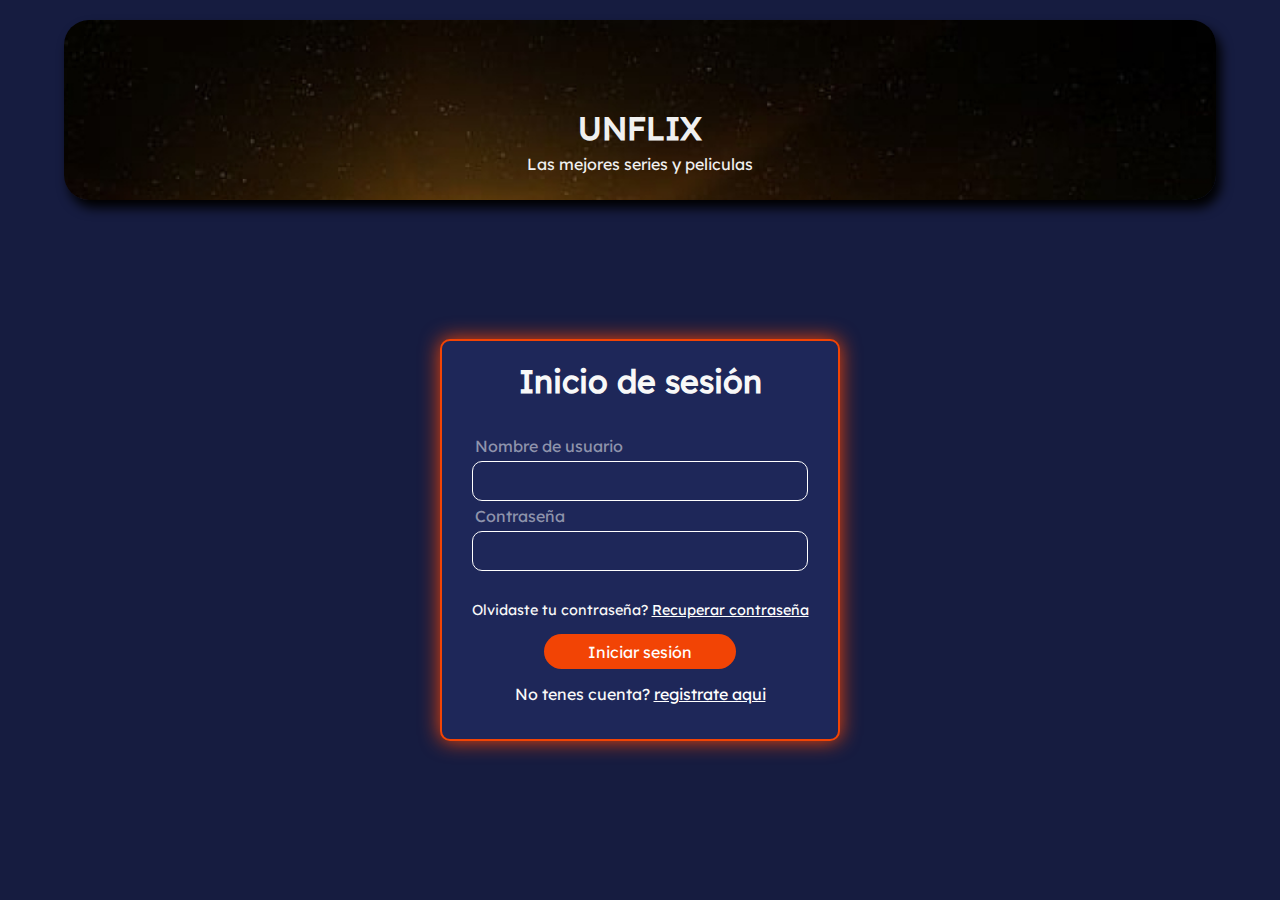
<file: index.html>
<!DOCTYPE html>
<html lang="es">
  <head>
    <meta charset="UTF-8" />
    <meta name="viewport" content="width=device-width, initial-scale=1.0" />
    <title>Iniciar sesión - Uniflix</title>
    <link rel="stylesheet" href="styles/style.css" />
    <link rel="icon" href="assets/icons/LogoUnflix.png" />
    <script type="text/javascript" src="scripts/index.js" defer></script>
  </head>
  <body>
    <header>
      <section class="container">
        <h1>UNFLIX</h1>
        <div class="contenedor_imagen_subTitulo">
          <p>Las mejores series y peliculas</p>
          <img src="assets/images/imagenTierra.jpg" alt="imagen-login" />
        </div>
      </section>
    </header>
    <section class="formulario">
      <h2>Inicio de sesión</h2>
      <form onsubmit="return valida_campo(event)">
        <div class="contenedorCampo">
          <label for="campoDeTexto1">Nombre de usuario</label>
          <input type="text " name="Nombre" id="campoDeTexto1" />
        </div>
        <div class="contenedorCampo">
          <label for="campoDeTexto2">Contraseña</label>
          <input type="password" id="campoDeTexto2" />
        </div>
        <p class="link_recuperar_contraseña">
          Olvidaste tu contraseña?
          <a href="pages/recuContraseña.html">Recuperar contraseña</a>
        </p>
        <button id="boton_inicio" name="boton_inicio" type="submit" class="boton_inicio"> Iniciar sesión</button>

        <p class="link_registro">
          No tenes cuenta?
          <a href="pages/registro.html">registrate aqui</a>
        </p>
      </form>
    </section>
  </body>
</html>
</file>
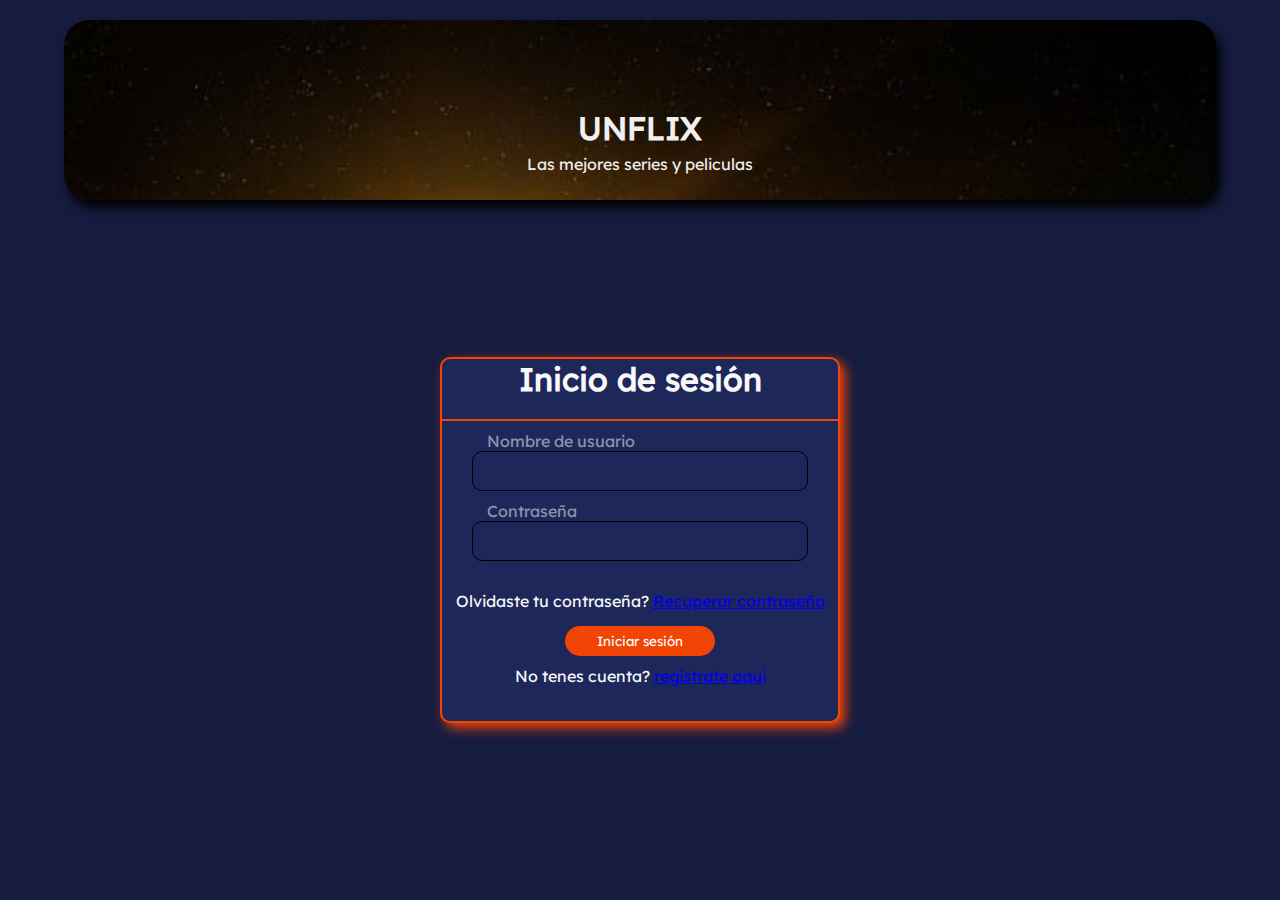
<file: TP_PW1/index.html>
<!DOCTYPE html>
<html lang="es">
  <head>
    <meta charset="UTF-8" />
    <meta name="viewport" content="width=device-width, initial-scale=1.0" />
    <title>Iniciar sesión - Uniflix</title>
    <link rel="stylesheet" href="styles/style.css" />
    <link rel="icon" href="assets/icons/LogoUnflix.png" />
  </head>
  <body>
    <header>
      <section class="container">
        <h1>UNFLIX</h1>
        <div class="contenedor_imagen_subTitulo">
          <p>Las mejores series y peliculas</p>
          <img src="assets/images/imagenTierra.jpg" alt="" />
        </div>
      </section>
    </header>
    <section class="formulario">
      <h2>Inicio de sesión</h2>
      <form onsubmit="return valida_campo(event)">
        <div class="contenedorCampo">
          <label for="campoDeTexto1">Nombre de usuario</label>
          <input type="text " name="Nombre" id="campoDeTexto1" />
        </div>
        <div class="contenedorCampo">
          <label for="campoDeTexto2">Contraseña</label>
          <input type="password" id="campoDeTexto2" />
        </div>
        <p class="link_recuperar_contraseña">
          Olvidaste tu contraseña?
          <a href="../TP_PW1/pages/recuContraseña.html">Recuperar contraseña</a>
        </p>
        <button id="boton_inicio" name="boton_inicio" type="submit" class="boton_inicio"> Iniciar sesión</button>

        <p class="link_registro">
          No tenes cuenta?
          <a href="../TP_PW1/pages/registro.html">registrate aqui</a>
        </p>
      </form>
    </section>
  </body>
  <script type="text/javascript" src="./scripts/index.js"></script>
</html>
</file>
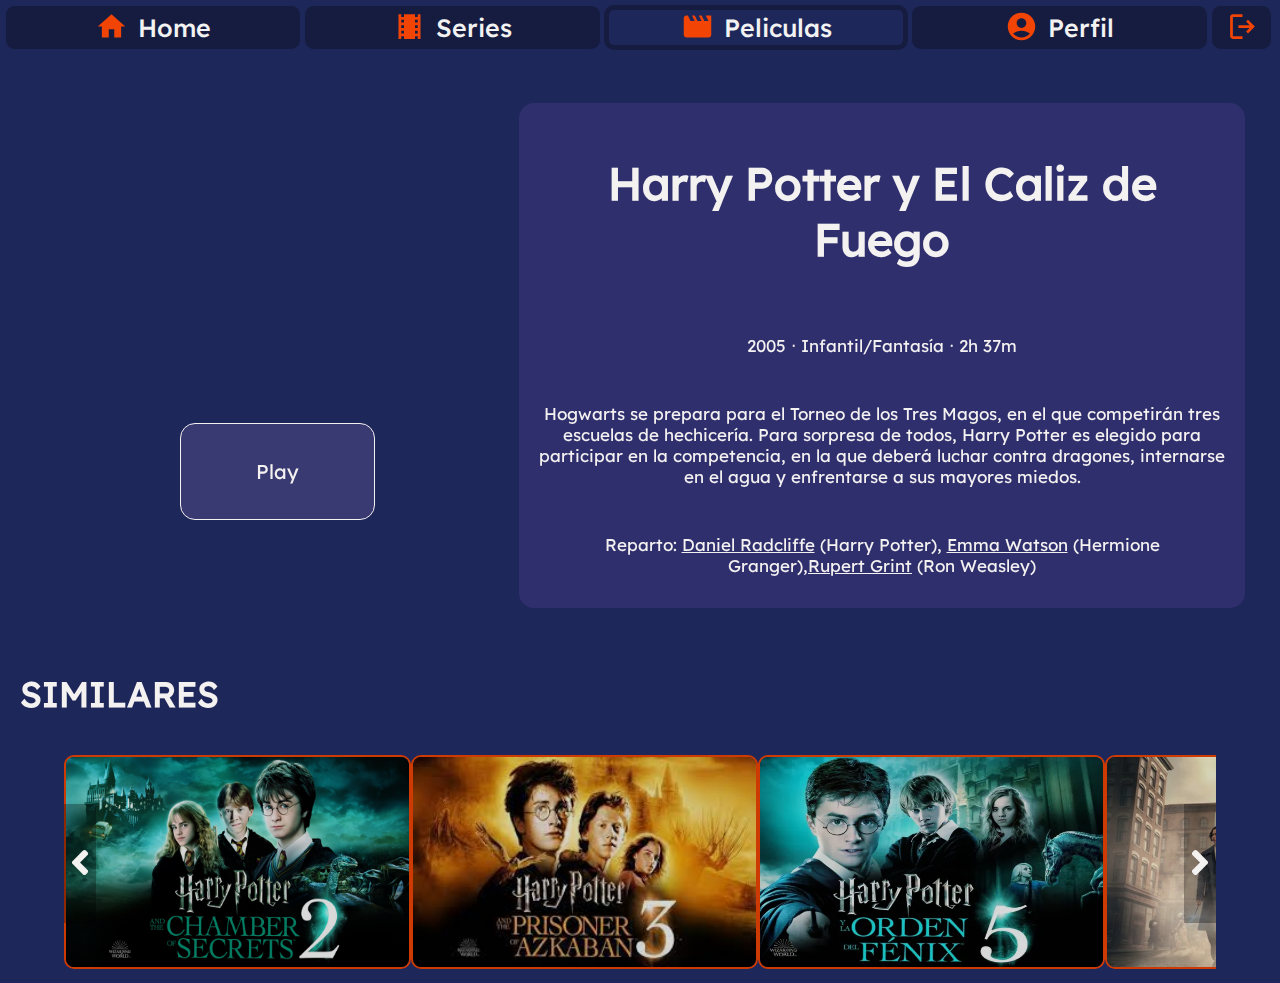
<file: pages/detallePeli.html>
<!DOCTYPE html>
<html lang="es">
<head>
    <meta charset="UTF-8">
    <meta name="viewport" content="width=device-width, initial-scale=1.0">
    <link rel="stylesheet" href="../styles/generic.css">
    <link rel="stylesheet" href="../styles/detallesPelis.css">
    <link rel="icon" href="../assets/icons/LogoUnflix.png">
    <link rel="stylesheet" href="https://use.fontawesome.com/releases/v5.12.1/css/all.css" crossorigin="anonymous">
    <script src="../scripts/nav.js" defer></script>
    <script src="../scripts/detallePeli.js" defer></script>
    <title>Detalles Peliculas - Unflix</title>
</head>
    <body >
        <nav class="nav">
            <ul>
                <li>
                    <a href="home.html"><img src="../assets/icons/Home.svg" alt="Icono_Home">Home</a>     
                </li>
                <li>
                    <a href="series.html"><img src="../assets/icons/Series.svg" alt="Icono_Serie">Series</a>    
                </li>
                <li id="seleccionada">
                    <a href="peliculas.html"><img src="../assets/icons/Movie.svg" alt="Icono_Pelicula">Peliculas</a>      
                </li>
                <li>
                    <a href="perfil.html"><img src="../assets/icons/Profile.svg" alt="Icono_Perfil">Perfil</a>    
                </li>
                <li class="li_cerrar_sesion">
                    <a href="../index.html" title="Cerrar sesión" id="boton_cerrar_sesion"
                      ><img
                        src="../assets/icons/CerrarSesion.svg"
                        alt="Icono_Perfil" 
                      /></a
                    >
                  </li>
            </ul>
        </nav>
        <section class="first" >
            <div id="IframeyStartButton">
               <iframe width="500" height="300" src="https://www.youtube.com/embed/h1Xm9ynJKDM?si=FbsilShQWD2fo2o1" title="YouTube video player" frameborder="0" allow="accelerometer; autoplay; clipboard-write; encrypted-media; gyroscope; picture-in-picture; web-share" referrerpolicy="strict-origin-when-cross-origin" allowfullscreen></iframe>
               <a href="https://www.youtube.com/watch?v=dQw4w9WgXcQ" class="a_boton_play">Play</a>
            </div>
            <div id="Text">
             <h2> Harry Potter y El Caliz de Fuego</h2>
             <p>2005 ‧ Infantil/Fantasía ‧ 2h 37m </p>
             <p>Hogwarts se prepara para el Torneo de los Tres Magos, en el que competirán tres escuelas de hechicería. Para sorpresa de todos, Harry Potter es elegido para participar en la competencia, en la que deberá luchar contra dragones, internarse en el agua y enfrentarse a sus mayores miedos.</p>
             <p>Reparto: <a href="https://es.wikipedia.org/wiki/Daniel_Radcliffe">Daniel Radcliffe</a> (Harry Potter), <a href="https://es.wikipedia.org/wiki/Emma_Watson">Emma Watson</a> (Hermione Granger),<a href="https://es.wikipedia.org/wiki/Rupert_Grint">Rupert Grint</a> (Ron Weasley)</p>
            </div>
        </section>
        <h2>SIMILARES</h2>
        <section class="second">
            <button id="flecha-izquierda" class="flecha-izquierda"  > <i class="fas fa-angle-left"></i>
            </button>
            <div class="contenedor-carrusel">
             <div class="carrusel">
              <a title="Harry Potter 2" href="#"><img src="../assets/images/HP2.jpg" alt="HARRY POTTER 2" /></a>
              <a title="Harry Potter 3" href="#"><img src="../assets/images/HP3.jpg" alt="HARRY POTTER 3" /></a>
              <a title="Harry Potter 5" href="#"><img src="../assets/images/HP5.jpg" alt="HARRY POTTER 5" /></a>
              <a title="Animales Fantasticos" href="#"><img src="../assets/images/ANIMALESF.jpg" alt="ANIMALES FANTASTICOS" /></a>
              <a title="Harry Potter 2" href="#"><img src="../assets/images/HP2.jpg" alt="HARRY POTTER 2" /></a>
              <a title="Harry Potter 3" href="#"><img src="../assets/images/HP3.jpg" alt="HARRY POTTER 3" /></a>
              <a title="Harry Potter 5" href="#"><img src="../assets/images/HP5.jpg" alt="HARRY POTTER 5" /></a>
              <a title="Animales Fantasticos" href="#"><img src="../assets/images/ANIMALESF.jpg" alt="ANIMALES FANTASTICOS" /></a>
             </div>
            </div>
            <button id="flecha-derecha" class="flecha-derecha" > <i class="fas fa-angle-right"></i>
        </section>
</html>
</file>
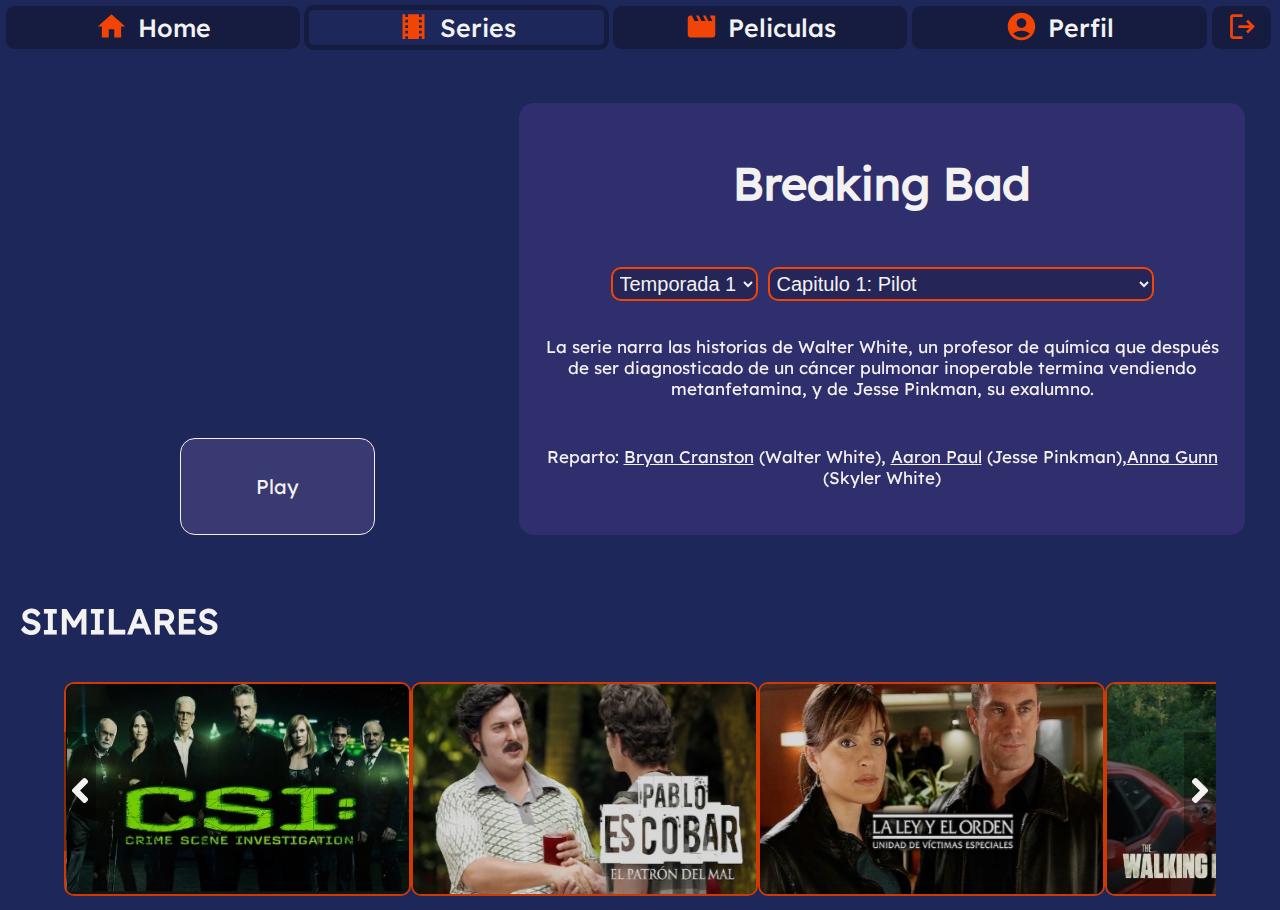
<file: pages/DetalleSerie.html>
<!DOCTYPE html>
<html lang="es">
<head>
    <meta charset="UTF-8">
    <meta name="viewport" content="width=device-width, initial-scale=1.0">
    <link rel="stylesheet" href="../styles/generic.css">
    <link rel="stylesheet" href="https://use.fontawesome.com/releases/v5.12.1/css/all.css" crossorigin="anonymous">
    <link rel="stylesheet" href="../styles/detallesSerie.css">
    <link rel="icon" href="../assets/icons/LogoUnflix.png">
    <script src="../scripts/detallePeli.js" defer></script>
    <script src="../scripts/detalleSerie.js" defer></script>
    <script src="../scripts/nav.js" defer></script>
    <title>Detalles Series - Unflix</title>
</head>
    <body >
        <nav class="nav">
            <ul>
                <li>
                    <a href="home.html"><img src="../assets/icons/Home.svg" alt="Icono_Home">Home</a>     
                </li>
                <li id="seleccionada">
                    <a href="series.html"><img src="../assets/icons/Series.svg" alt="Icono_Serie">Series</a>    
                </li>
                <li>
                    <a href="peliculas.html"><img src="../assets/icons/Movie.svg" alt="Icono_Pelicula">Peliculas</a>      
                </li>
                <li>
                    <a href="perfil.html"><img src="../assets/icons/Profile.svg" alt="Icono_Perfil">Perfil</a>    
                </li>
                <li class="li_cerrar_sesion">
                    <a href="../index.html" title="Cerrar sesión" id="boton_cerrar_sesion"
                      ><img
                        src="../assets/icons/CerrarSesion.svg"
                        alt="Icono_Perfil" 
                      /></a
                    >
                  </li>
            </ul>
        </nav>
        <section class="first" >
            <div id="IframeyStartButton">
                <iframe width="560" height="315" src="https://www.youtube.com/embed/HhesaQXLuRY?si=w3ybMT_K0Yvq4w13" title="YouTube video player" frameborder="0" allow="accelerometer; autoplay; clipboard-write; encrypted-media; gyroscope; picture-in-picture; web-share" referrerpolicy="strict-origin-when-cross-origin" allowfullscreen></iframe>
                <a href="https://www.youtube.com/watch?v=dQw4w9WgXcQ" class="a_boton_play">Play</a>
            </div>
            <div id="Text">
             <h2> Breaking Bad</h2>
             <select  id="combo_temporadas">
                <option value="1">Temporada 1</option>
                <option value="2">Temporada 2</option>
                <option value="3">Temporada 3</option>
                <option value="4">Temporada 4</option>
                <option value="5">Temporada 5</option>
             </select>
             <select  id="combo_capitulos">
                <option>Capitulo 1: Pilot</option>
                <option>Capitulo 2: Cats in the Bag...</option>
                <option>Capitulo 3: ...And the Bags in the River</option>
                <option>Capitulo 4: Cancer Man</option>
                <option>Capitulo 5: Gray Matter</option>
                <option>Capitulo 6: Crazy Handful of Nothing</option>
                <option>Capitulo 7: A No-Rough-Stuff-Type Deal</option>

             </select>

             <p>La serie narra las historias de Walter White, un profesor de química que después de ser diagnosticado de un cáncer pulmonar inoperable termina vendiendo metanfetamina, y de Jesse Pinkman, su exalumno.</p>
             <p>Reparto: <a href="https://es.wikipedia.org/wiki/Bryan_Cranston">Bryan Cranston</a> (Walter White), <a href="https://es.wikipedia.org/wiki/Aaron_Paul">Aaron Paul</a> (Jesse Pinkman),<a href="https://es.wikipedia.org/wiki/Anna_Gunn">Anna Gunn</a> (Skyler White)</p>
            </div>
            
        </section>
        <h2>SIMILARES</h2>
        <section class="second">
            <button id="flecha-izquierda" class="flecha-izquierda"  > <i class="fas fa-angle-left"></i>
            </button>
            <div class="contenedor-carrusel">
                <div class="carrusel">
            <a title="Csi" href="#"><img src="../assets/images/serie21.jpg" alt="Csi" /></a>
            <a title="Pablo Escobar" href="#"><img src="../assets/images/serie2.jpg" alt="PABLO ESCOBAR" /></a>
            <a title="La Ley Y El Orden" href="#"><img src="../assets/images/serie20.jpg" alt="LA LEY Y EL ORDEN" /></a>
            <a title="The Walking Dead" href="#"><img src="../assets/images/serie13.jpg" alt="THE WALKING DEAD" /></a>
            <a title="Csi" href="#"><img src="../assets/images/serie21.jpg" alt="Csi" /></a>
            <a title="Pablo Escobar" href="#"><img src="../assets/images/serie2.jpg" alt="PABLO ESCOBAR" /></a>
            <a title="La Ley Y El Orden" href="#"><img src="../assets/images/serie20.jpg" alt="LA LEY Y EL ORDEN" /></a>
            <a title="The Walking Dead" href="#"><img src="../assets/images/serie13.jpg" alt="THE WALKING DEAD" /></a>
        </div>
    </div>
    <button id="flecha-derecha" class="flecha-derecha" > <i class="fas fa-angle-right"></i></button>
        </section>
</html>
</file>
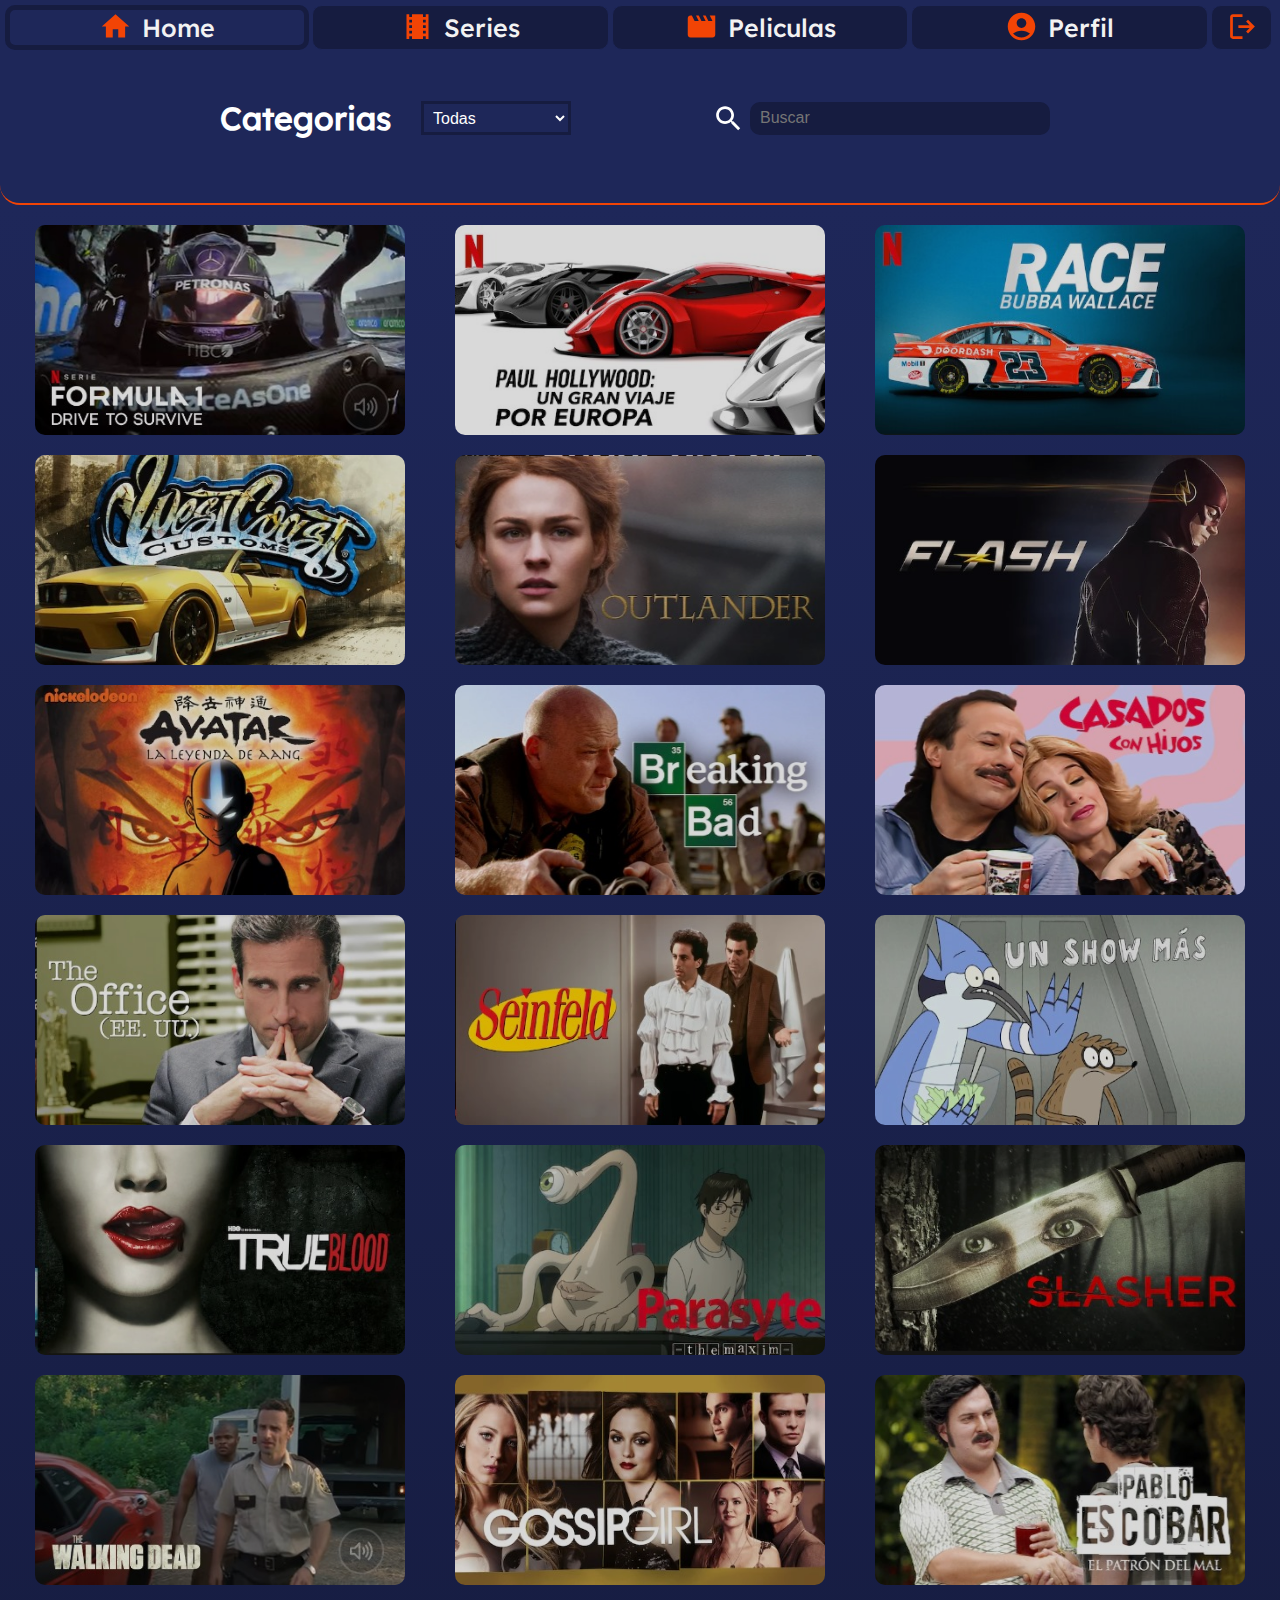
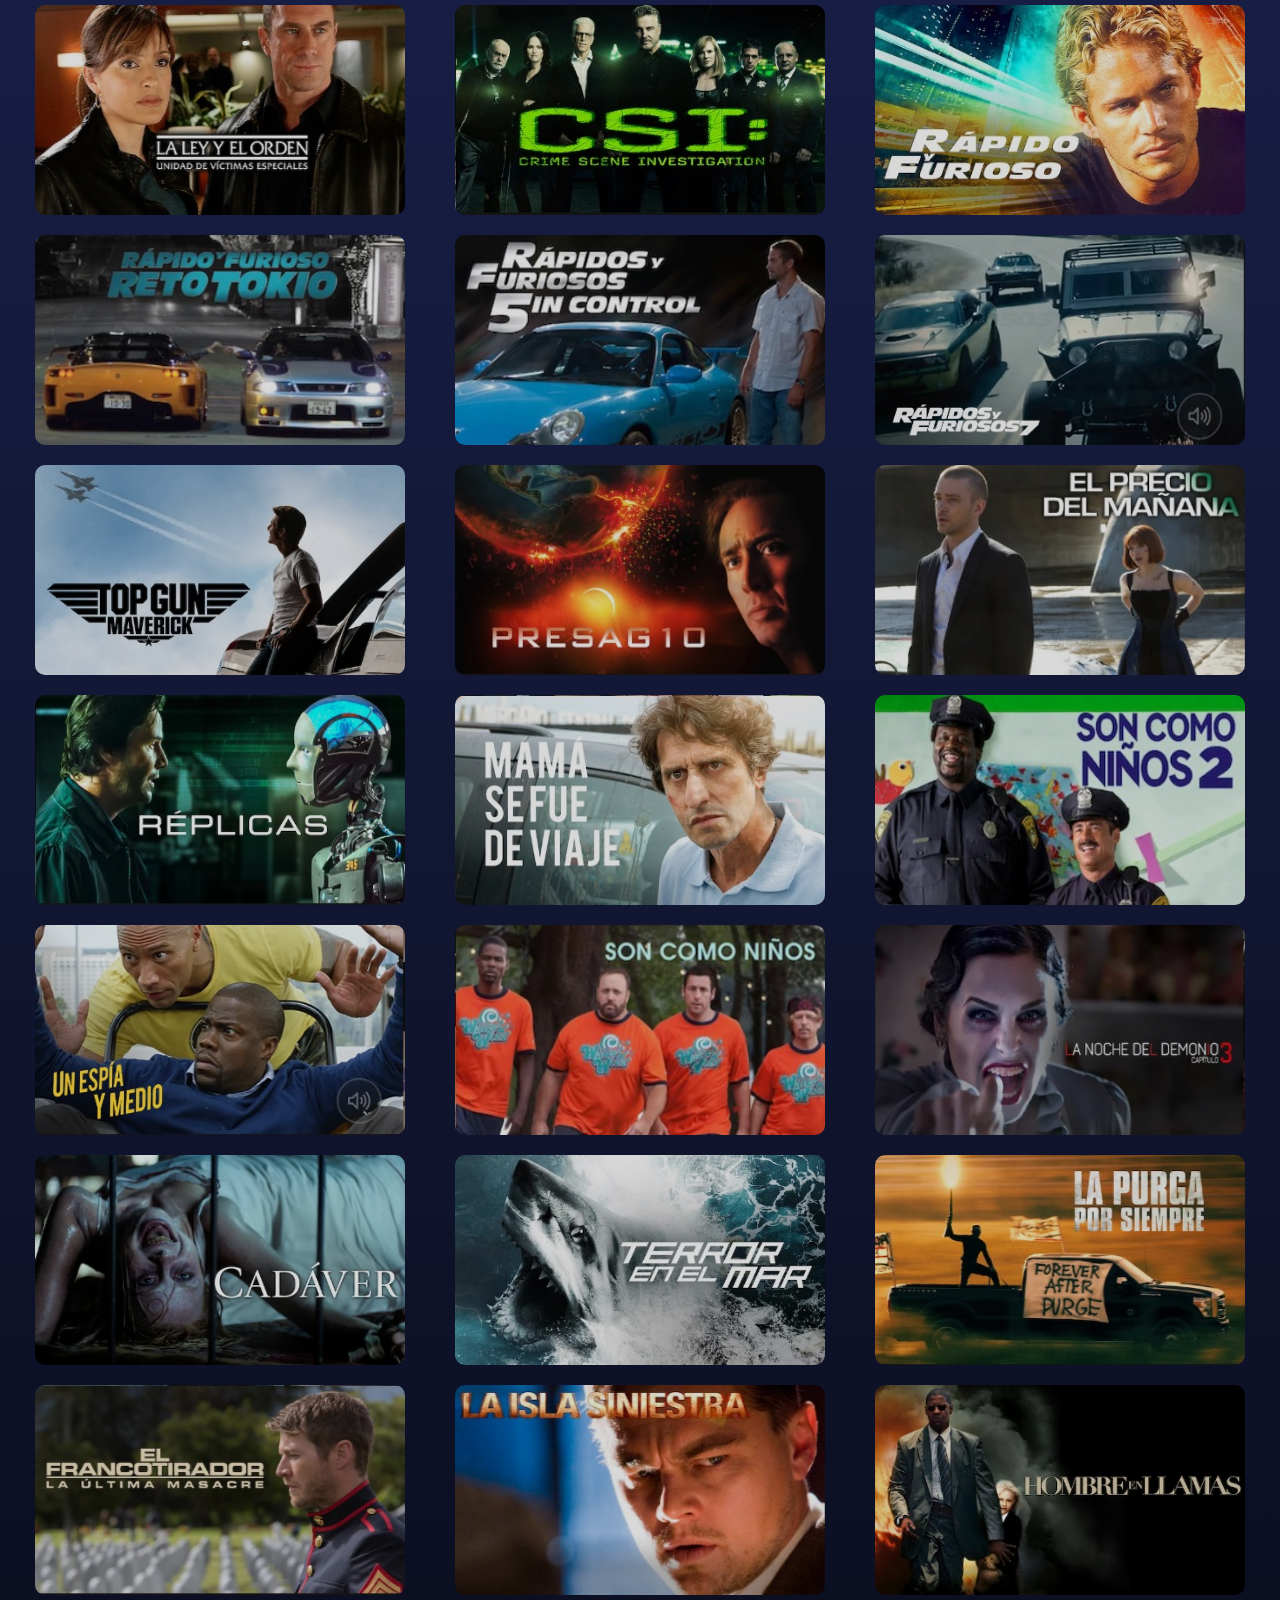
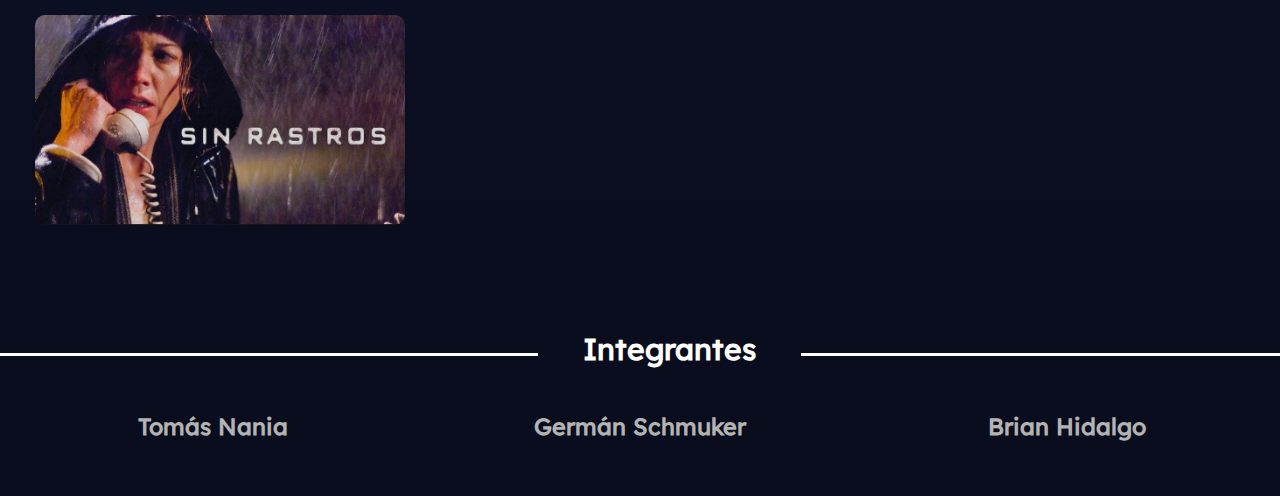
<file: pages/home.html>
<!DOCTYPE html>
<html lang="es">
  <head>
    <meta charset="UTF-8" />
    <meta name="viewport" content="width=device-width, initial-scale=1.0" />
    <link rel="stylesheet" href="../styles/generic.css" />
    <link rel="stylesheet" href="../styles/home.css" />
    <link rel="icon" href="../assets/icons/LogoUnflix.png">
    <script src="../scripts/nav.js" defer></script>
    <script src="../scripts/home.js" defer></script>
    <title>Inicio - Unflix</title>
  </head>
  <body>
    <nav class="nav">
      <ul>
        <li id="seleccionada">
          <a href="home.html"
            ><img src="../assets/icons/Home.svg" alt="Icono_Home" />Home</a
          >
        </li>
        <li>
          <a href="series.html"
            ><img src="../assets/icons/Series.svg" alt="Icono_Serie" />Series</a
          >
        </li>
        <li>
          <a href="peliculas.html"
            ><img
              src="../assets/icons/Movie.svg"
              alt="Icono_Pelicula"
            />Peliculas</a
          >
        </li>
        <li>
          <a href="perfil.html"
            ><img
              src="../assets/icons/Profile.svg"
              alt="Icono_Perfil"
            />Perfil</a
          >
        </li>
        <li class="li_cerrar_sesion">
          <a href="../index.html" title="Cerrar sesión" id="boton_cerrar_sesion"
            ><img
              src="../assets/icons/CerrarSesion.svg"
              alt="Icono_Perfil" 
            /></a
          >
        </li>
      </ul>
    </nav>

    <section class="contenedor_filtros"">
      <div class="categorias">
        <h1 class="titulo_categorias">Categorias</h1>
        <select name="selector_categorias" id="selector_categorias">
          <option value="todas" selected>Todas</option>
          <option value="comedia">Comedia</option>
          <option value="terror">Terror</option>
          <option value="suspenso">Suspenso</option>
          <option value="ciencia ficcion">Ciencia ficción</option>
          <option value="autos">Autos</option>
        </select>
      </div>
      <div class="buscador">
        <img src="../assets/icons/Lupa.svg" alt="Icono_Lupa" id="icono_lupa" />
        <input type="search" placeholder="Buscar" id="buscador"/>
      </div>
    </section>

    <section class="grid">
      <!-- CONTENDEOR DE TODAS LAS PELICULAS Y SERIES -->
    </section>
    
    <footer class="footer">
      <h2 class="titulo_footer">Integrantes</h2>
      <section class="contendor_nombres_footer">
        <h3>Tomás Nania</h3>
        <h3>Germán Schmuker</h3>
        <h3>Brian Hidalgo</h3>
      </section>
    </footer>


  </body>
</html>
</file>
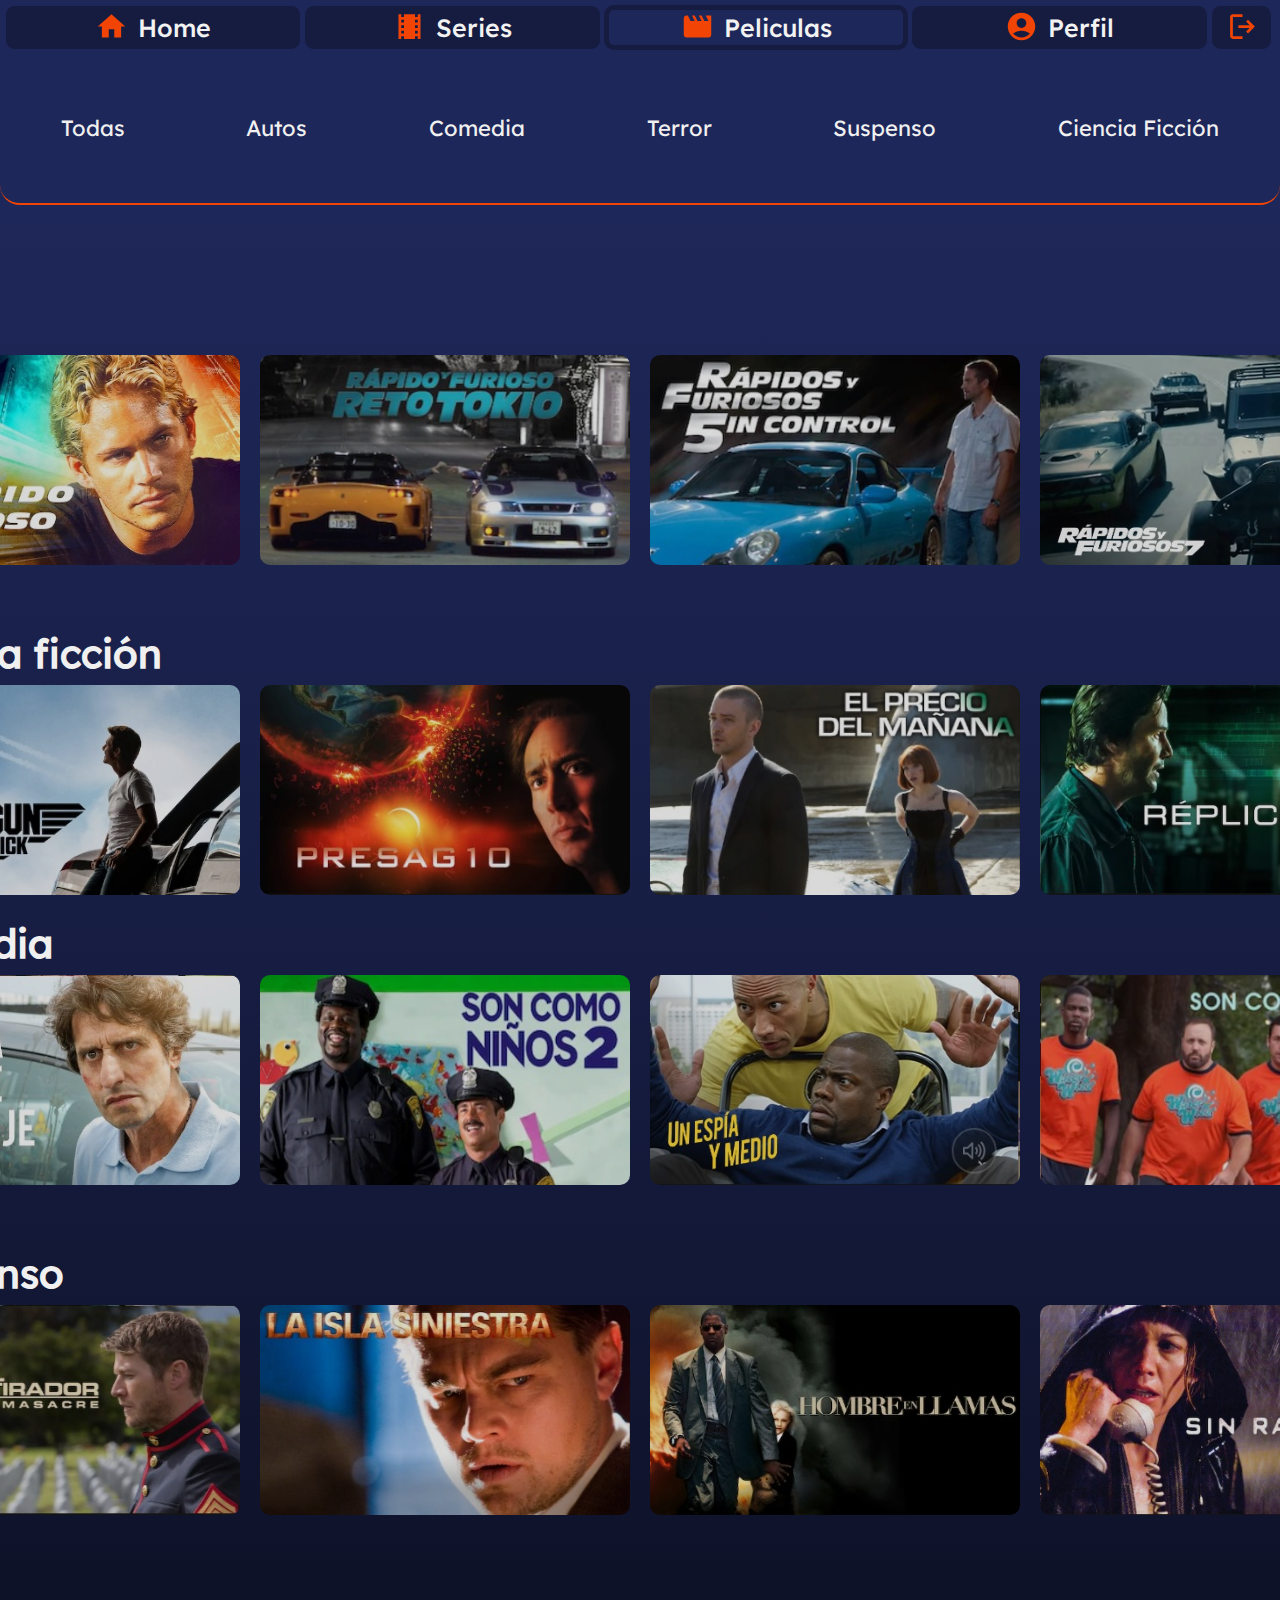
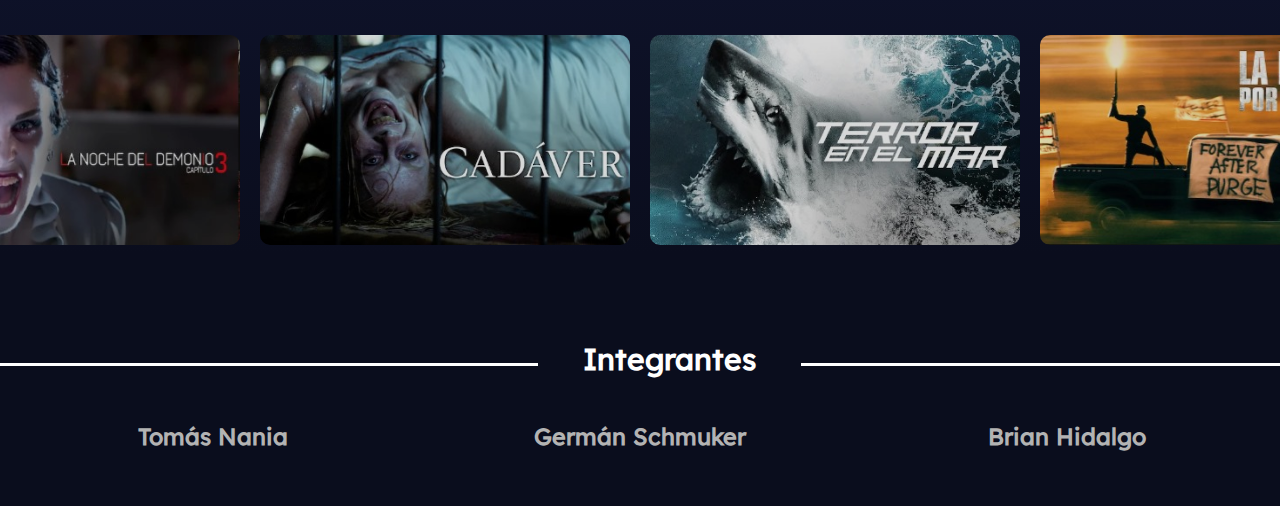
<file: pages/peliculas.html>
<!DOCTYPE html>
<html lang="es">
  <head>
    <meta charset="UTF-8" />
    <meta name="viewport" content="width=device-width, initial-scale=1.0" />
    <link rel="stylesheet" href="../styles/generic.css" />
    <link rel="stylesheet" href="../styles/seriesYPeliculas.css" />
    <link rel="icon" href="../assets/icons/LogoUnflix.png">
    <script src="../scripts/nav.js" defer></script>
    <script src="../scripts/peliculas.js" defer></script>
    <title>Peliculas - Unflix</title>
  </head>
  <body>
    <nav class="nav">
      <ul>
        <li>
          <a href="home.html"
            ><img src="../assets/icons/Home.svg" alt="Icono_Home" />Home</a
          >
        </li>
        <li>
          <a href="series.html"
            ><img src="../assets/icons/Series.svg" alt="Icono_Serie" />Series</a
          >
        </li>
        <li id="seleccionada">
          <a href="peliculas.html"
            ><img
              src="../assets/icons/Movie.svg"
              alt="Icono_Pelicula"
            />Peliculas</a
          >
        </li>
        <li>
          <a href="perfil.html"
            ><img
              src="../assets/icons/Profile.svg"
              alt="Icono_Perfil"
            />Perfil</a
          >
        </li>
        <li class="li_cerrar_sesion">
          <a href="../index.html" title="Cerrar sesión" id="boton_cerrar_sesion"
            ><img
              src="../assets/icons/CerrarSesion.svg"
              alt="Icono_Perfil" 
            /></a
          >
        </li>
      </ul>
    </nav>
    <section class="ancla_de_categorias">
      <a href="" id="ancla_todas" class="anclas">Todas</a>
      <a href="" id="ancla_autos" class="anclas">Autos</a>
      <a href="" id="ancla_comedia" class="anclas">Comedia</a>
      <a href="" id="ancla_terror" class="anclas">Terror</a>
      <a href="" id="ancla_suspenso" class="anclas">Suspenso</a>
      <a href="" id="ancla_ciencia_ficcion" class="anclas">Ciencia Ficción</a> 
    </section>
    <section class="contendor_general">
      <!-- Aca van las peliculas -->
    </section>

    <footer class="footer">
      <h2 class="titulo_footer">Integrantes</h2>
      <section class="contendor_nombres_footer">
        <h3>Tomás Nania</h3>
        <h3>Germán Schmuker</h3>
        <h3>Brian Hidalgo</h3>
      </section>
    </footer>
  </body>
</html>
</file>
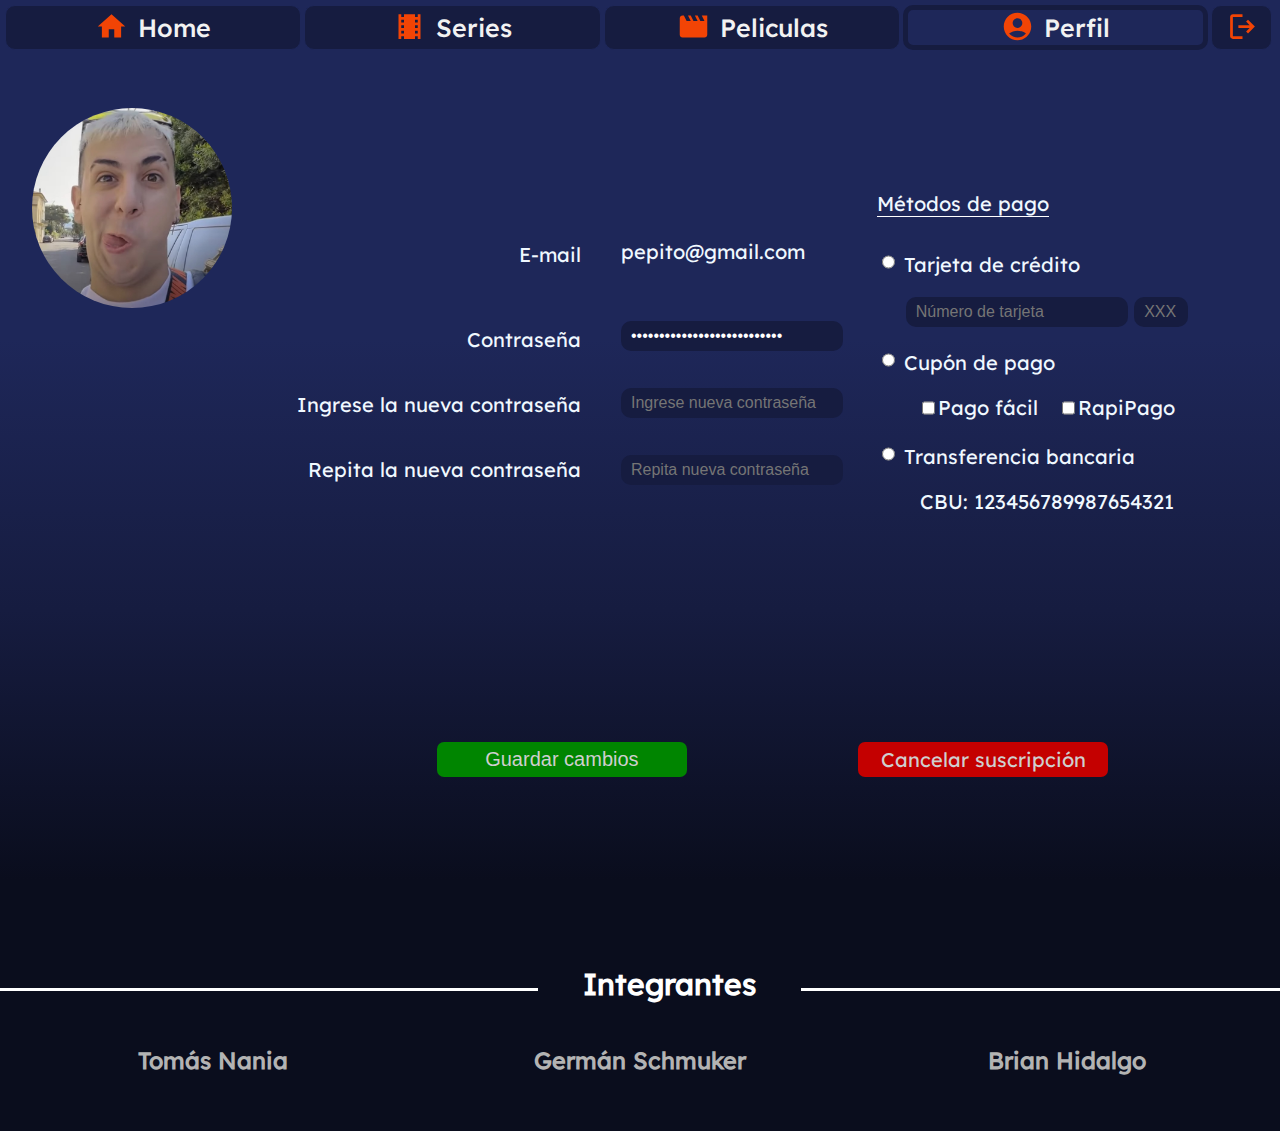
<file: pages/perfil.html>
<!DOCTYPE html>
<html lang="es">
  <head>
    <meta charset="UTF-8" />
    <meta name="viewport" content="width=device-width, initial-scale=1.0" />
    <link rel="stylesheet" href="../styles/generic.css" />
    <link rel="stylesheet" href="../styles/perfil.css" />
    <link rel="icon" href="../assets/icons/LogoUnflix.png">
    <script src="../scripts/nav.js" defer></script>
    <script src="../scripts/perfil.js" defer></script>
    <title>Perfil - Unflix</title>
  </head>
  <body>
    <nav class="nav">
      <ul>
        <li>
          <a href="home.html"
            ><img src="../assets/icons/Home.svg" alt="Icono_Home" />Home</a
          >
        </li>
        <li>
          <a href="series.html"
            ><img src="../assets/icons/Series.svg" alt="Icono_Serie" />Series</a
          >
        </li>
        <li>
          <a href="peliculas.html"
            ><img
              src="../assets/icons/Movie.svg"
              alt="Icono_Pelicula"
            />Peliculas</a
          >
        </li>
        <li id="seleccionada">
          <a href="perfil.html"
            ><img
              src="../assets/icons/Profile.svg"
              alt="Icono_Perfil"
            />Perfil</a
          >
        </li>
        <li class="li_cerrar_sesion">
          <a href="../index.html" title="Cerrar sesión" id="boton_cerrar_sesion"
            ><img
              src="../assets/icons/CerrarSesion.svg"
              alt="Icono_Perfil" 
            /></a
          >
        </li>
      </ul>
    </nav>
    <form action="home.html" class="formulario" id="formulario">
      <section class="section1">
        <img src="../assets/images/pimpe.jpg" alt="Imagen del usuario" />
        <p id="nombreDeUsuario">NombreDeUsuario</p>
      </section>

      <section class="section2">
        <div class="mis_labels">
          <p class="e-mail_titulo">E-mail</p>
          <label for="password_readonly" class="titulo_contraseña">Contraseña</label>
          <label for="new-password" class="label_new_password">Ingrese la nueva contraseña</label>
          <label for="repeat-new-password" class="label_new_password">Repita la nueva contraseña</label>
        </div>
        <div class="mis_inputs">
          <p class="e-mail_valor" id="email_valor">pepito@gmail.com</p>
          <input type="password" readonly value="micontraseñasupersegura1234" id="password_readonly"/>
          <input type="password" id="new-password" placeholder="Ingrese nueva contraseña"/>
          <input type="password" id="repeat-new-password" placeholder="Repita nueva contraseña"/>
        </div>
      </section>
      
      <section class="section3">
        <p>Métodos de pago</p>

        <div class="medio_pago_tarjeta">
          <div class="div_radio_tarjeta">
            <input type="radio" name="metodos_de_pago" id="radio_tarjeta" />
            <label for="radio_tarjeta">Tarjeta de crédito</label>
          </div>
          <div class="div_input_tarjeta">
            <input type="text" placeholder="Número de tarjeta" id="numero_tarjeta" readonly/>
            <input type="text" placeholder="XXX" id="codigo_tarjeta" readonly/>
          </div>
        </div>

        <div class="medio_pago_cupon">
          <div class="div_radio_cupon">
            <input type="radio" name="metodos_de_pago" id="cupon_de_pago" />
            <label for="cupon_de_pago">Cupón de pago</label>
          </div>

          <div class="div_checkbox">
            <input type="checkbox" id="pago_facil"/>
            <label for="pago_facil">Pago fácil</label>
            <input type="checkbox" id="check_rapi_pago"/>
            <label for="rapi_pago">RapiPago</label>
          </div>
        </div>

        <div class="medio_pago_transferencia">
          <div class="div_transferencia">
            <input type="radio" name="metodos_de_pago" id="transferencia_bancaria"/>
            <label for="transferencia_bancaria" class="label_transf_bancaria">Transferencia bancaria</label>
          </div>
          <p class="numero_cbu">CBU: 123456789987654321</p>
        </div>
      </section>

      <section class="section4">
        <button type="submit" class="boton_verde" disabled id="boton_verde">Guardar cambios</button>
        <a href="../index.html" class="boton_rojo">Cancelar suscripción</a>
      </section>
    </form>

    <footer class="footer">
      <h2 class="titulo_footer">Integrantes</h2>
      <section class="contendor_nombres_footer">
        <h3>Tomás Nania</h3>
        <h3>Germán Schmuker</h3>
        <h3>Brian Hidalgo</h3>
      </section>
    </footer>
  </body>
</html>
</file>
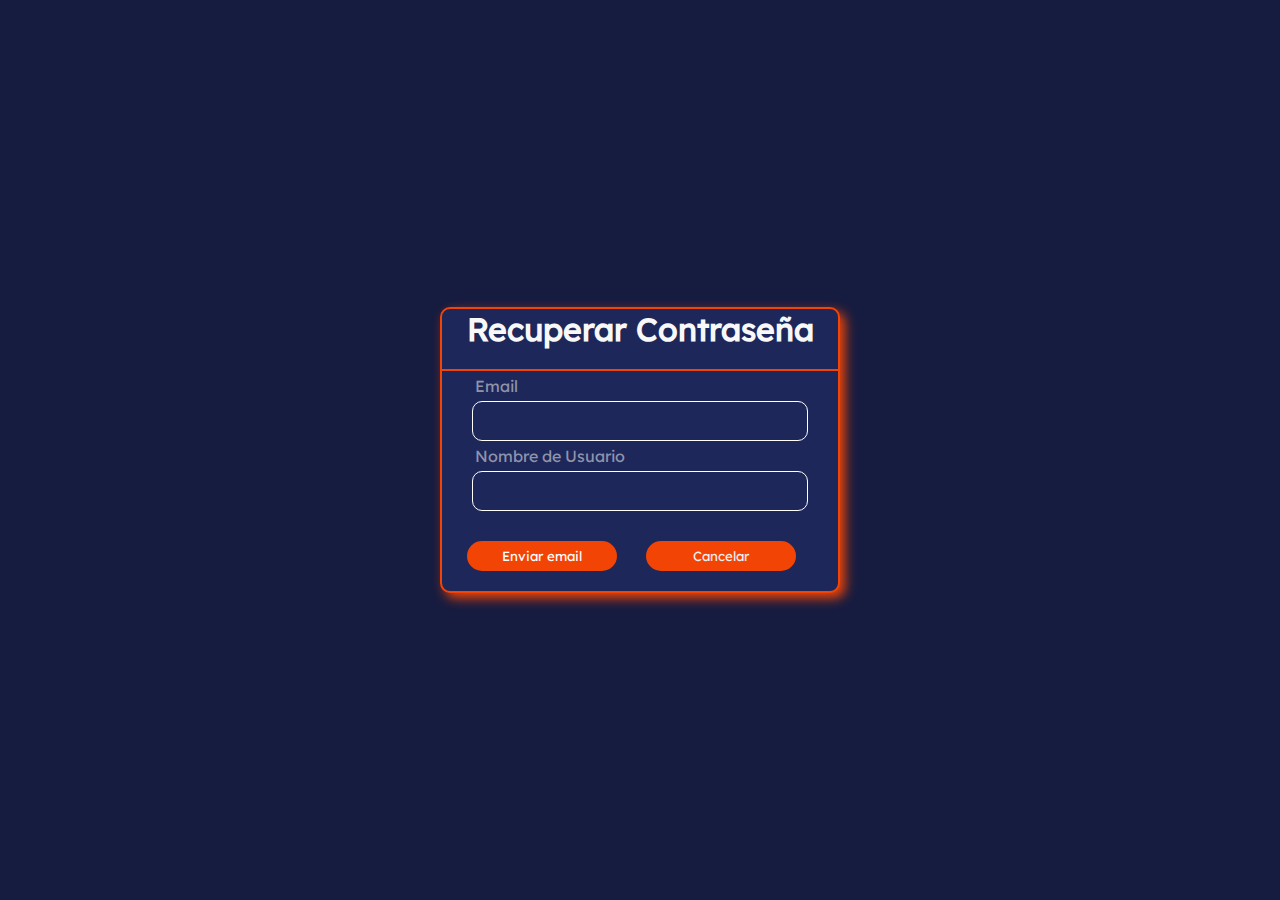
<file: pages/recuContraseña.html>
<!DOCTYPE html>
<html lang="es">
  <head>
    <meta charset="UTF-8" />
    <meta name="viewport" content="width=device-width, initial-scale=1.0" />
    <link rel="stylesheet" href="../styles/style.css" />
    <link rel="icon" href="../assets/icons/LogoUnflix.png" />
    <title>Recuperar contraseña - Unflix</title>
  </head>
  <body>
    <section class="formulario_recuperar_contraseña">
      <h2>Recuperar Contraseña</h2>
      <form onsubmit="return valida_campo(event)">
        <div class="contenedorCampo">
          <label for="campoDeTexto1">Email</label>
          <input type="text " id="campoDeTexto1" />
        </div>
        <div class="contenedorCampo">
          <label for="campoDeTexto2">Nombre de Usuario</label>
          <input type="text " id="campoDeTexto2" />
        </div>

        <button type="submit" id="botonEnviar" class="boton_email"> Enviar email</button>
        <button type="button" class="boton_cancelar">
          <a href="../index.html"> Cancelar</a>
        </button>
      </form>
    </section>
    <script type="text/javascript" src="../scripts/recuContraseña.js"></script>
  </body>
</html>
</file>
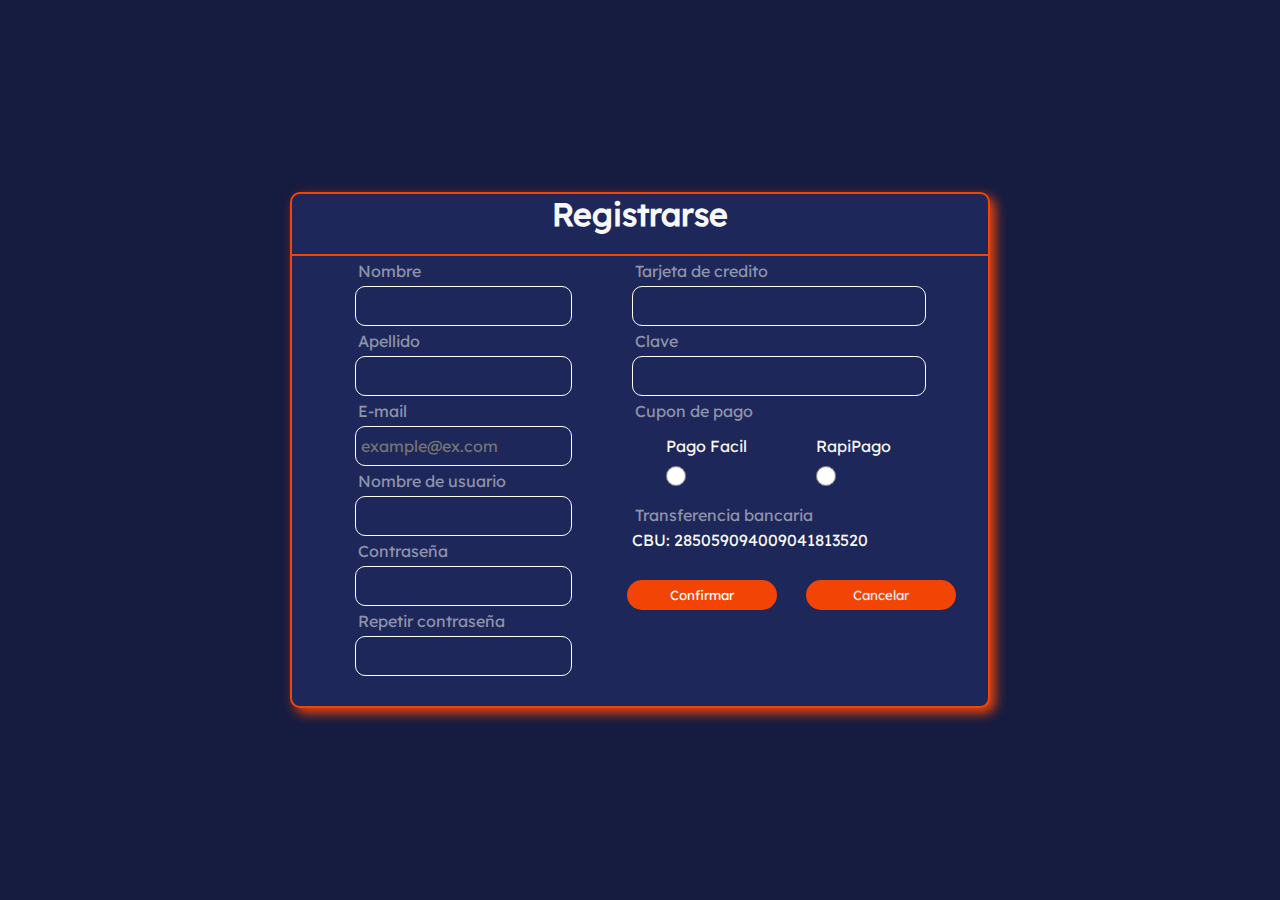
<file: pages/registro.html>
<!DOCTYPE html>
<html lang="es">
  <head>
    <meta charset="UTF-8" />
    <meta name="viewport" content="width=device-width, initial-scale=1.0" />
    <link rel="stylesheet" href="../styles/style.css" />
    <link rel="icon" href="../assets/icons/LogoUnflix.png">

    <title>Registro - Unflix</title>
  </head>
  <body>
    <section onsubmit="return valida_campo(event)" class="formulario_registrar_usuario">
      <h2>Registrarse</h2>
      <div class="formulario_registro">
        <form>
          <div class="datos_usuario">
            <div class="contenedorCampo">
              <label for="nombre">Nombre</label>
              <input type="text " id="nombre" />
            </div>
            <div class="contenedorCampo">
              <label for="apellido">Apellido</label>
              <input type="text " id="apellido" />
            </div>
            <div class="contenedorCampo">
              <label for="email">E-mail</label>
              <input type="text " id="email"  placeholder="example@ex.com"/>
            </div>
            <div class="contenedorCampo">
              <label for="nombre_usuario">Nombre de usuario</label>
              <input type="text " id="nombre_usuario" />
            </div>
            <div class="contenedorCampo">
              <label for="contraseña">Contraseña</label>
              <input type="password" id="contraseña" />
            </div>
            <div class="contenedorCampo">
              <label for="repetir_contraseña">Repetir contraseña</label>
              <input type="password" id="repetir_contraseña" />
            </div>
          
          </div>
        </form>
        <form>
          <div class="metodo_pago">
            <div class="contenedorCampo">
              <label for="tarjeta">Tarjeta de credito</label>
              <input type="number " id="tarjeta" />
            </div>
            <div class="contenedorCampo">
              <label for="clave_tarjeta">Clave</label>
              <input type="number " id="clave_tarjeta" />
            </div>
            <div class="contenedorCampo">
              <label for="campoDeTexto2">Cupon de pago</label>
              <section class="botones_pagos">
              <div>
              <p>Pago Facil</p>
              <input type="radio" name="Cupon" id="cupon_pago">
            </div>
            <div>
              <p>RapiPago</p>
              <input type="radio" name="Cupon" id="cupon_pago">
            </div>  
            </section>
            
          </div>
          <div class="contenedorCampo">
              <label for="campoDeTexto2">Transferencia bancaria</label>
              <p>CBU: 285059094009041813520 </p>
            </div>
          </div>
          <button id="boton_confirmar" type="submit" class="boton_email"> Confirmar</button>
          <button class="boton_cancelar">
            <a href="../index.html"> Cancelar</a>
          </button>
        </div>
           
        </form>
      
      </div>
      
    </section>
    <script type="text/javascript" src="../scripts/registro.js"></script>
  </body>
</html>
</file>
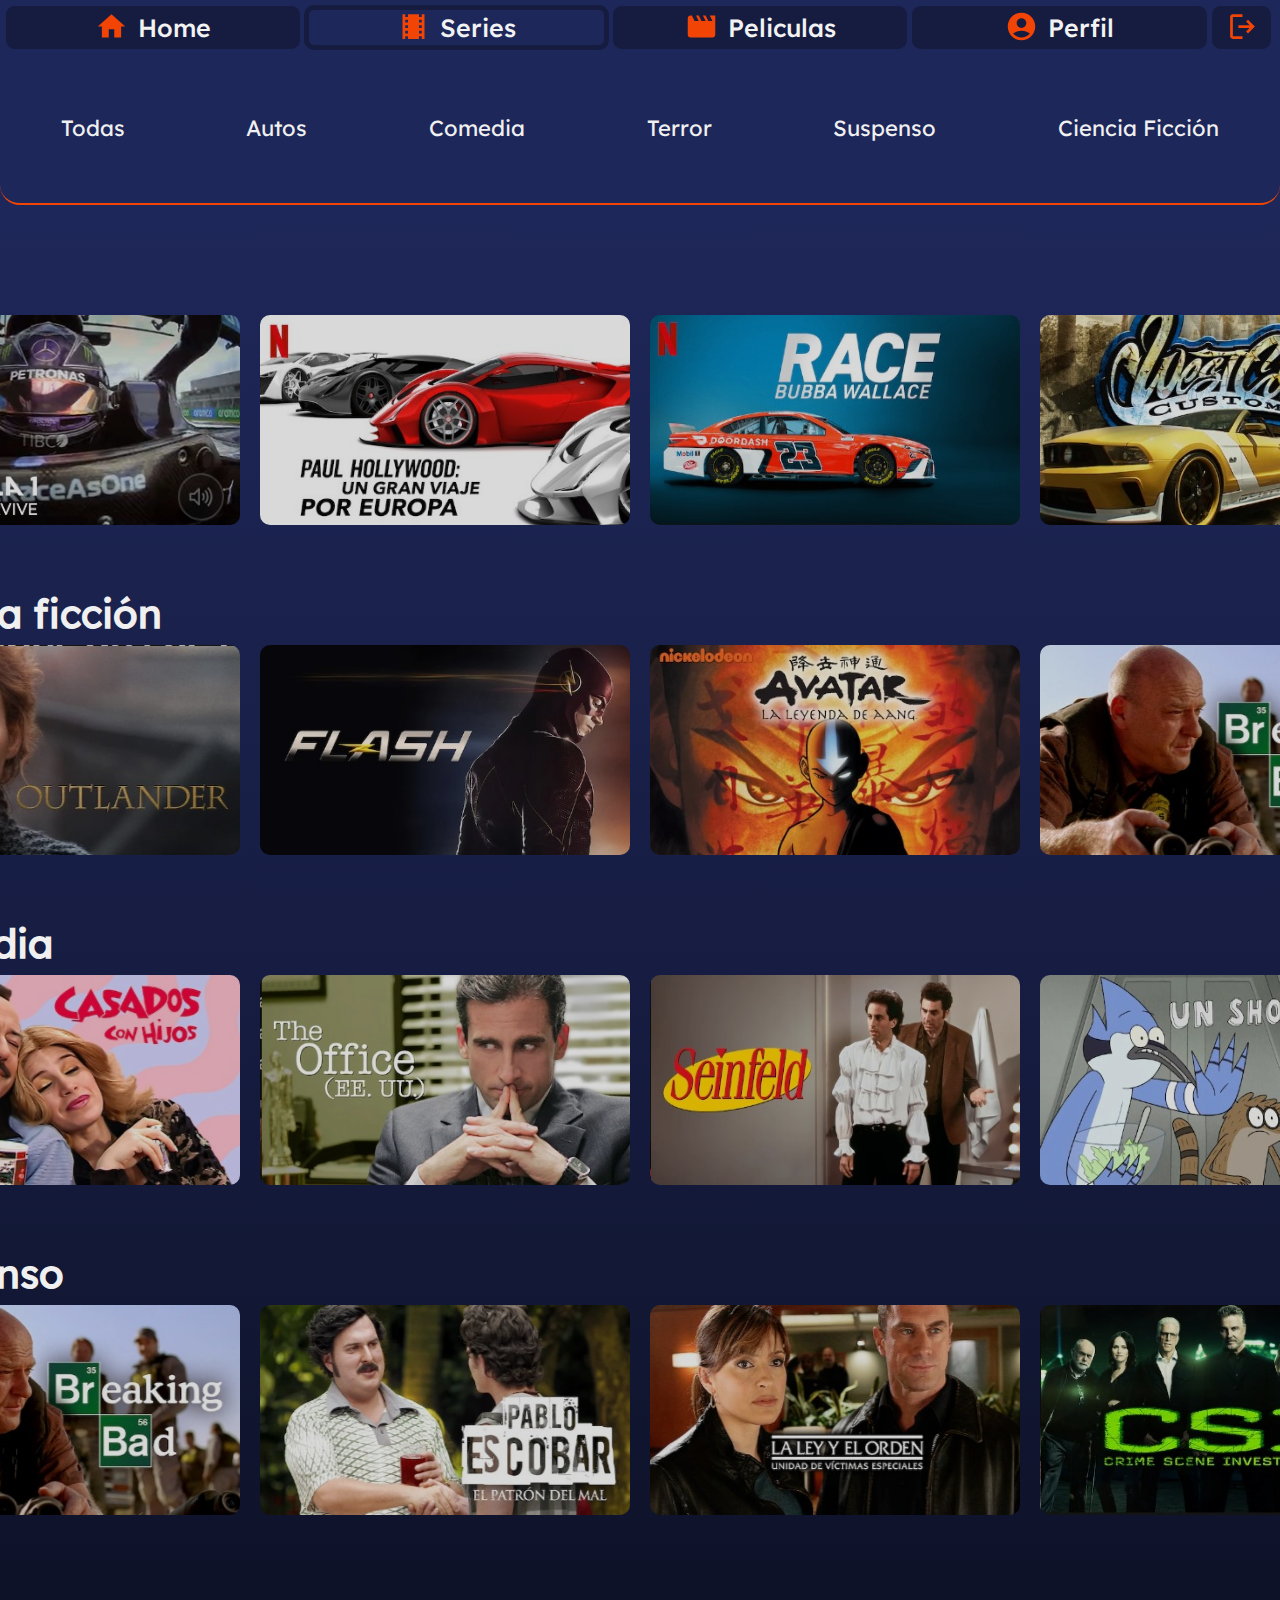
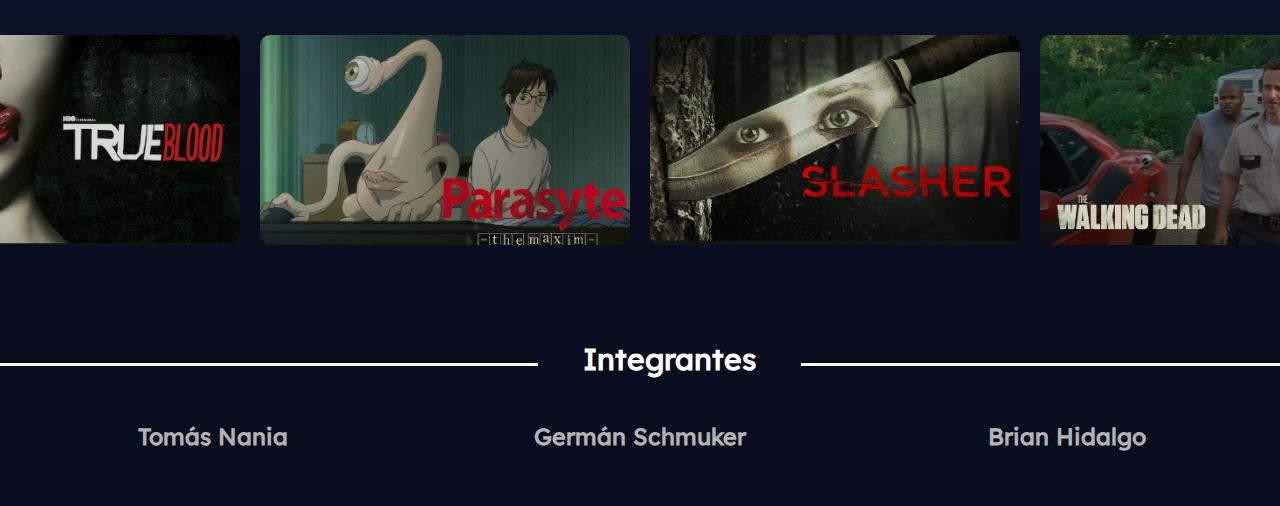
<file: pages/series.html>
<!DOCTYPE html>
<html lang="es">
<head>
    <meta charset="UTF-8">
    <meta name="viewport" content="width=device-width, initial-scale=1.0">
    <link rel="stylesheet" href="../styles/generic.css">
    <link rel="stylesheet" href="../styles/seriesYPeliculas.css">
    <link rel="icon" href="../assets/icons/LogoUnflix.png">
    <script src="../scripts/nav.js" defer></script>
    <script src="../scripts/series.js" defer></script>
    <title>Series - Unflix</title>
</head>
<body>
    <nav class="nav">
        <ul>
            <li>
                <a href="home.html"><img src="../assets/icons/Home.svg" alt="Icono_Home">Home</a>     
            </li>
            <li id="seleccionada">
                <a href="series.html"><img src="../assets/icons/Series.svg" alt="Icono_Serie">Series</a>    
            </li>
            <li>
                <a href="peliculas.html"><img src="../assets/icons/Movie.svg" alt="Icono_Pelicula">Peliculas</a>      
            </li>
            <li>
                <a href="perfil.html"><img src="../assets/icons/Profile.svg" alt="Icono_Perfil">Perfil</a>    
            </li>
            <li class="li_cerrar_sesion">
                <a href="../index.html" title="Cerrar sesión" id="boton_cerrar_sesion"
                  ><img
                    src="../assets/icons/CerrarSesion.svg"
                    alt="Icono_Perfil" 
                  /></a
                >
              </li>
        </ul>
    </nav>
    <section class="ancla_de_categorias">
        <a href="" id="ancla_todas" class="anclas">Todas</a>
        <a href="" id="ancla_autos" class="anclas">Autos</a>
        <a href="" id="ancla_comedia" class="anclas">Comedia</a>
        <a href="" id="ancla_terror" class="anclas">Terror</a>
        <a href="" id="ancla_suspenso" class="anclas">Suspenso</a>
        <a href="" id="ancla_ciencia_ficcion" class="anclas">Ciencia Ficción</a> 
    </section>
    <section class="contendor_general">
        <!-- Aca se muestran las series -->
    </section>


    
    <footer class="footer">
        <h2 class="titulo_footer">Integrantes</h2>
        <section class="contendor_nombres_footer">
            <h3>Tomás Nania</h3>
            <h3>Germán Schmuker</h3>
            <h3>Brian Hidalgo</h3>
        </section>
    </footer>
</body>
</html>
</file>
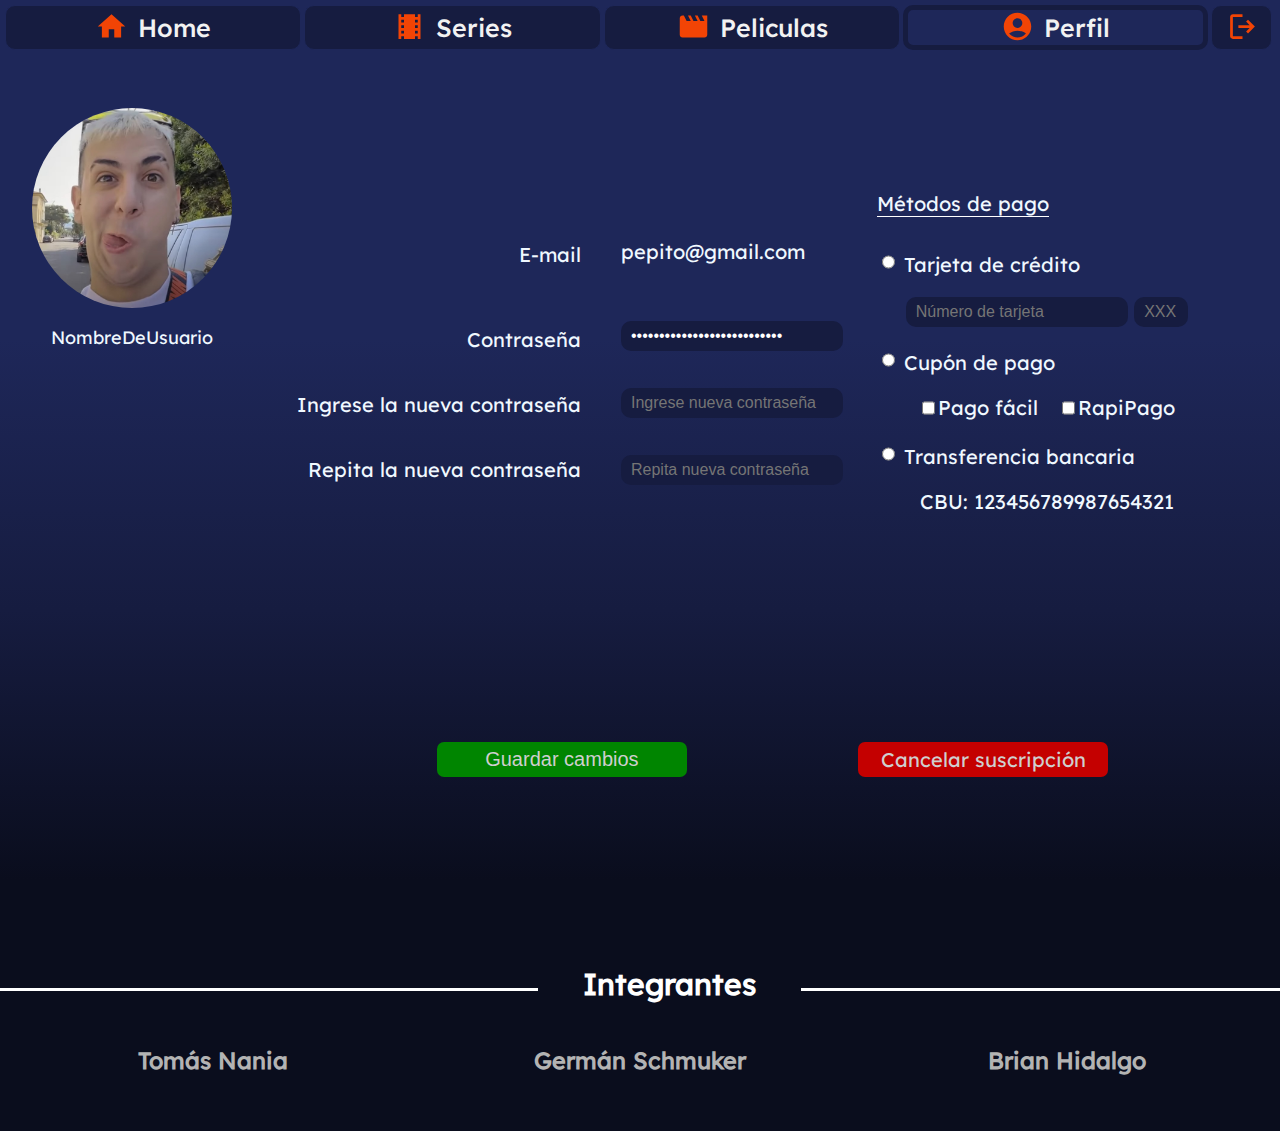
<file: TP_PW1/pages/perfil.html>
<!DOCTYPE html>
<html lang="es">
  <head>
    <meta charset="UTF-8" />
    <meta name="viewport" content="width=device-width, initial-scale=1.0" />
    <link rel="stylesheet" href="../styles/generic.css" />
    <link rel="stylesheet" href="../styles/perfil.css" />
    <link rel="icon" href="../assets/icons/LogoUnflix.png">
    <script src="../scripts/nav.js" defer></script>
    <script src="../scripts/perfil.js" defer></script>
    <title>Perfil - Unflix</title>
  </head>
  <body>
    <nav class="nav">
      <ul>
        <li>
          <a href="home.html"
            ><img src="../assets/icons/Home.svg" alt="Icono_Home" />Home</a
          >
        </li>
        <li>
          <a href="series.html"
            ><img src="../assets/icons/Series.svg" alt="Icono_Serie" />Series</a
          >
        </li>
        <li>
          <a href="peliculas.html"
            ><img
              src="../assets/icons/Movie.svg"
              alt="Icono_Pelicula"
            />Peliculas</a
          >
        </li>
        <li id="seleccionada">
          <a href="perfil.html"
            ><img
              src="../assets/icons/Profile.svg"
              alt="Icono_Perfil"
            />Perfil</a
          >
        </li>
        <li class="li_cerrar_sesion">
          <a href="../index.html" title="Cerrar sesión" id="boton_cerrar_sesion"
            ><img
              src="../assets/icons/CerrarSesion.svg"
              alt="Icono_Perfil" 
            /></a
          >
        </li>
      </ul>
    </nav>
    <form action="home.html" class="formulario" id="formulario">
      <section class="section1">
        <img src="../assets/images/pimpe.jpg" alt="Imagen del usuario" />
        <p>NombreDeUsuario</p>
      </section>

      <section class="section2">
        <div class="mis_labels">
          <p class="e-mail_titulo">E-mail</p>
          <label for="password_readonly" class="titulo_contraseña">Contraseña</label>
          <label for="new-password" class="label_new_password">Ingrese la nueva contraseña</label>
          <label for="repeat-new-password" class="label_new_password">Repita la nueva contraseña</label>
        </div>
        <div class="mis_inputs">
          <p class="e-mail_valor">pepito@gmail.com</p>
          <input type="password" readonly value="micontraseñasupersegura1234" id="password_readonly"/>
          <input type="password" id="new-password" placeholder="Ingrese nueva contraseña"/>
          <input type="password" id="repeat-new-password" placeholder="Repita nueva contraseña"/>
        </div>
      </section>
      
      <section class="section3">
        <p>Métodos de pago</p>

        <div class="medio_pago_tarjeta">
          <div class="div_radio_tarjeta">
            <input type="radio" name="metodos_de_pago" id="radio_tarjeta" />
            <label for="radio_tarjeta">Tarjeta de crédito</label>
          </div>
          <div class="div_input_tarjeta">
            <input type="text" placeholder="Número de tarjeta" id="numero_tarjeta" readonly/>
            <input type="text" placeholder="XXX" id="codigo_tarjeta" readonly/>
          </div>
        </div>

        <div class="medio_pago_cupon">
          <div class="div_radio_cupon">
            <input type="radio" name="metodos_de_pago" id="cupon_de_pago" />
            <label for="cupon_de_pago">Cupón de pago</label>
          </div>

          <div class="div_checkbox">
            <input type="checkbox" id="pago_facil"/>
            <label for="pago_facil">Pago fácil</label>
            <input type="checkbox" id="check_rapi_pago"/>
            <label for="rapi_pago">RapiPago</label>
          </div>
        </div>

        <div class="medio_pago_transferencia">
          <div class="div_transferencia">
            <input type="radio" name="metodos_de_pago" id="transferencia_bancaria"/>
            <label for="transferencia_bancaria" class="label_transf_bancaria">Transferencia bancaria</label>
          </div>
          <p class="numero_cbu">CBU: 123456789987654321</p>
        </div>
      </section>

      <section class="section4">
        <button type="submit" class="boton_verde" disabled id="boton_verde">Guardar cambios</button>
        <a href="../index.html" class="boton_rojo">Cancelar suscripción</a>
      </section>
    </form>

    <footer class="footer">
      <h2 class="titulo_footer">Integrantes</h2>
      <section class="contendor_nombres_footer">
        <h3>Tomás Nania</h3>
        <h3>Germán Schmuker</h3>
        <h3>Brian Hidalgo</h3>
      </section>
    </footer>
  </body>
</html>
</file>
<file: styles/style.css>
@font-face {
    font-family: 'medium';
    src: url(../assets/fonts/Lexend-Deca/LexendDeca-Medium.ttf);

}

@font-face {
    font-family: 'regular';
    src: url(../assets/fonts/Lexend-Deca/LexendDeca-Regular.ttf);
}

* {
    margin: 0;
    padding: 0;
    box-sizing: border-box;
    font-family: 'regular';
}

body {
    background-color: #161C40;
}

header {
    margin: 0px;
    color: #f0f0f0;
    font-family: "Open Sans", sans-serif;
}

.container {
    width: 90vw;
    height: 180px;
    margin-top: 25px;
    border-radius: 25px;
    overflow: hidden;
    position: relative;
    margin: 20px auto;
    box-shadow: 5px 8px 12px #000000;

}

.container img {
    width: 100%;
    height: 100%;

}

.container h1 {
    font-size: 2rem;
    position: absolute;
    left: 50%;
    top: 60%;
    transform: translate(-50%, -50%);

}

.container p {

    position: absolute;
    left: 50%;
    top: 80%;
    transform: translate(-50%, -50%);

}

.formulario {
    color: rgb(248, 248, 248);
    position: absolute;
    left: 50%;
    top: 60%;
    transform: translate(-50%, -50%);
    width: 400px;
    background: #1e2759;
    border-radius: 10px;
    border: 2px #f24405 solid;
    box-shadow: 0px 0px 20px #f24405;
}

.formulario h2 {
    font-size: 2rem;
    text-align: center;
    padding: 20px 0 30px 0;
}

form .contenedorCampo {
    position: relative;
    margin: 30px;
}

.contenedorCampo input {
    color: #ffffff;
    width: 100%;
    padding: 0 5px;
    height: 40px;
    font-size: 16px;
    border: 1px #ffffff solid;
    border-radius: 10px;
    background: none;
}

.contenedorCampo input:focus{
    outline: none;
}

.contenedorCampo label {
    position: absolute;
    top: -15px;
    left: 3px;
    color: #ffffff84;
    transform: translateY(-50%);
}

.boton_inicio {
    width: 12em;
    height: 2.2em;
    background: #f24405;
    border-radius: 25px;
    color: white;
    border: 2px #ff1327;
    position: absolute;
    left: 50%;
    transform: translate(-50%);
    cursor: pointer;
    font-size: 1em;
}

.link_recuperar_contraseña {
    text-align: center;
    margin-bottom: 15px;
    font-size: .9em;

    & a{
        color: white;
    } 
    a:hover{
        color: #f24405;
    }

}

.link_registro {
    text-align: center;
    margin-top: 40px;
    margin-bottom: 10px;
    padding: 25px;
    font-size: 1em;


    & a{
        color: white;
    } 
    a:hover{
        color: #f24405;
    }
}

/* recuperarContraseña */

.boton_email {
    width: 150px;
    height: 30px;
    border: 2px #ff1327;
    background: #f24405;
    color: white;
    border-radius: 25px;
    margin-left: 25px;
    margin-bottom: 20px;
}

.boton_cancelar {
    width: 150px;
    height: 30px;
    border: 2px #ff1327;
    background: #f24405;
    color: white;
    border-radius: 25px;
    margin-left: 25px;

}

.formulario_recuperar_contraseña {
    color: rgb(248, 248, 248);
    position: absolute;
    left: 50%;
    top: 50%;
    transform: translate(-50%, -50%);
    width: 400px;
    background: #1e2759;
    border-radius: 10px;
    border: 2px #f24405 solid;
    box-shadow: 5px 5px 12px #f24405;
}

.formulario_recuperar_contraseña h2 {
    font-size: 2rem;
    text-align: center;
    padding: 0 0 20px 0;
    border-bottom: 2px #f24405 solid;
}

.boton_email {
    cursor: pointer;
}

/* registro */
.formulario_registrar_usuario {
    color: rgb(248, 248, 248);
    position: absolute;
    left: 50%;
    top: 50%;
    transform: translate(-50%, -50%);
    width: 700px;
    background: #1e2759;
    border-radius: 10px;
    border: 2px #f24405 solid;
    box-shadow: 5px 5px 12px #f24405;
}

.formulario_registrar_usuario h2 {
    font-size: 2rem;
    text-align: center;
    padding: 0 0 20px 0;
    border-bottom: 2px #f24405 solid;
}

.formulario_registro {
    display: flex;
    justify-content: center;
}

.botones_pagos {
    display: flex;
}

.botones_pagos div {
    margin: auto;
    margin-top: 10px;
}

#cupon_pago {
    width: 20px;
}

/*-----------------*/
button a {
    text-decoration: none;
    color: #f0f0f0;
}

@media screen and (max-width: 960px) {
    .container {
        width: 90vw;
        height: 140px;
    }

    .formulario {
        left: 50%;
        top: 45%;

    }

}

@media screen and (max-width: 752px) {
    .formulario_registrar_usuario {
        width: 600px;
    }
}

@media screen and (max-width: 430px) {
    .contenedor_imagen_subTitulo {
        display: none;
    }

    .container {
        height: 70px;
        border-radius: 25px;
        margin: 20px auto;
        box-shadow: 5px 8px 12px #f24405;
        border: #f24405 2px solid;
    }

    .formulario {
        left: 50%;
        top: 40%;
        width: 350px;
    }

    /* ------------------- */
    .formulario_recuperar_contraseña {
        left: 50%;
        top: 35%;
        width: 350px;
    }

    /* ------------------- */
    .formulario_registrar_usuario {
        width: 350px;
    }

    .formulario_registro {
        display: grid;
        justify-content: center;
    }

    .boton_cancelar {
        width: 130px;
    }

    .boton_email {
        width: 130px;
    }
}
</file>
<file: TP_PW1/styles/style.css>
@font-face {
    font-family: 'medium';
    src: url(../assets/fonts/Lexend-Deca/LexendDeca-Medium.ttf);

}

@font-face {
    font-family: 'regular';
    src: url(../assets/fonts/Lexend-Deca/LexendDeca-Regular.ttf);
}

* {
    margin: 0;
    padding: 0;
    box-sizing: border-box;
    font-family: 'regular';
}

body {
    background-color: #161C40;
}

header {
    margin: 0px;
    color: #f0f0f0;
    font-family: "Open Sans", sans-serif;
}

.container {
    width: 90vw;
    height: 180px;
    margin-top: 25px;
    border-radius: 25px;
    overflow: hidden;
    position: relative;
    margin: 20px auto;
    box-shadow: 5px 8px 12px #000;

}

.container img {
    width: 100%;
    height: 100%;

}

.container h1 {
    font-size: 2rem;
    position: absolute;
    left: 50%;
    top: 60%;
    transform: translate(-50%, -50%);

}

.container p {

    position: absolute;
    left: 50%;
    top: 80%;
    transform: translate(-50%, -50%);

}

.formulario {
    color: rgb(248, 248, 248);
    position: absolute;
    left: 50%;
    top: 60%;
    transform: translate(-50%, -50%);
    width: 400px;
    background: #1e2759;
    border-radius: 10px;
    border: 2px #f24405 solid;
    box-shadow: 5px 5px 12px #f24405;
}

.formulario h2 {
    font-size: 2rem;
    text-align: center;
    padding: 0 0 20px 0;
    border-bottom: 2px #f24405 solid;
}

form .contenedorCampo {
    position: relative;
    margin: 30px;
}

.contenedorCampo input {
    color: #ffffff;
    width: 100%;
    padding: 0 5px;
    height: 40px;
    font-size: 16px;
    border: 1px #000000 solid;
    border-radius: 10px;
    background: none;
}

.contenedorCampo label {
    position: absolute;
    top: -10px;
    left: 15px;
    color: #ffffff84;
    transform: translateY(-50%);
}

.boton_inicio {
    width: 150px;
    height: 30px;
    background: #f24405;
    border-radius: 25px;
    color: white;
    border: 2px #ff1327;
    position: absolute;
    left: 50%;
    transform: translate(-50%);
    cursor: pointer;
}

.link_recuperar_contraseña {
    text-align: center;
    margin-bottom: 15px;

}

.link_registro {
    text-align: center;
    margin-top: 30px;
    margin-bottom: 10px;
    padding: 25px;
}

/* recuperarContraseña */

.boton_email {
    width: 150px;
    height: 30px;
    border: 2px #ff1327;
    background: #f24405;
    color: white;
    border-radius: 25px;
    margin-left: 25px;
    margin-bottom: 20px;
}

.boton_cancelar {
    width: 150px;
    height: 30px;
    border: 2px #ff1327;
    background: #f24405;
    color: white;
    border-radius: 25px;
    margin-left: 25px;

}

.formulario_recuperar_contraseña {
    color: rgb(248, 248, 248);
    position: absolute;
    left: 50%;
    top: 50%;
    transform: translate(-50%, -50%);
    width: 400px;
    background: #1e2759;
    border-radius: 10px;
    border: 2px #f24405 solid;
    box-shadow: 5px 5px 12px #f24405;
}

.formulario_recuperar_contraseña h2 {
    font-size: 2rem;
    text-align: center;
    padding: 0 0 20px 0;
    border-bottom: 2px #f24405 solid;
}

.boton_email {
    cursor: pointer;
}

/* registro */
.formulario_registrar_usuario {
    color: rgb(248, 248, 248);
    position: absolute;
    left: 50%;
    top: 50%;
    transform: translate(-50%, -50%);
    width: 700px;
    background: #1e2759;
    border-radius: 10px;
    border: 2px #f24405 solid;
    box-shadow: 5px 5px 12px #f24405;
}

.formulario_registrar_usuario h2 {
    font-size: 2rem;
    text-align: center;
    padding: 0 0 20px 0;
    border-bottom: 2px #f24405 solid;
}

.formulario_registro {
    display: flex;
    justify-content: center;
}

.botones_pagos {
    display: flex;
}

.botones_pagos div {
    margin: auto;
    margin-top: 10px;
}

#cupon_pago {
    width: 20px;
}

/*-----------------*/
button a {
    text-decoration: none;
    color: #f0f0f0;
}

@media screen and (max-width: 960px) {
    .container {
        width: 90vw;
        height: 140px;
    }

    .formulario {
        left: 50%;
        top: 45%;

    }

}

@media screen and (max-width: 752px) {
    .formulario_registrar_usuario {
        width: 600px;
    }
}

@media screen and (max-width: 430px) {
    .contenedor_imagen_subTitulo {
        display: none;
    }

    .container {
        height: 70px;
        border-radius: 25px;
        margin: 20px auto;
        box-shadow: 5px 8px 12px #f24405;
        border: #f24405 2px solid;
    }

    .formulario {
        left: 50%;
        top: 40%;
        width: 350px;
    }

    /* ------------------- */
    .formulario_recuperar_contraseña {
        left: 50%;
        top: 35%;
        width: 350px;
    }

    /* ------------------- */
    .formulario_registrar_usuario {
        width: 350px;
    }

    .formulario_registro {
        display: grid;
        justify-content: center;
    }

    .boton_cancelar {
        width: 130px;
    }

    .boton_email {
        width: 130px;
    }
}
</file>
<file: styles/generic.css>
@font-face {
    font-family: 'medium';
    src: url(../assets/fonts/Lexend-Deca/LexendDeca-Medium.ttf);

}

@font-face {
    font-family: 'regular';
    src: url(../assets/fonts/Lexend-Deca/LexendDeca-Regular.ttf);
}

body{
    margin: 0;
    padding: 0;
    box-sizing: border-box;
    background-color: #1e2759;
    font-family: 'regular';
}

.nav{
    /* height: 68px; */
    position: sticky ;
    top: 0px;
    z-index: 100;
    font-family: 'medium' !important;
    min-height: 68px;

}

.nav ul{
    display: flex;
    margin: 0;
    height: 100%;
    box-sizing: border-box;
    padding: 5px;
    background-color: #1e2759;

    & .li_cerrar_sesion{
        width: 4em;
        
        & a{
            display: flex;
            justify-content: center;
            align-items: center;
            margin-left: 6px;
        }
    }
}

.nav li{
    background-color: #161C40;
    border: 1px solid #1e2759;
    list-style: none;
    width: 25%;
    border-radius: 10px;
    margin-right: 3px;
    transition: all .3s ;
}

.nav a{
    color:  #f2f2f2;
    display: flex;
    justify-content: center;
    align-items: center;
    width: 100%;
    height: 100%;
    text-decoration: none;
    font-size: 25px;
}

.nav img{
    width: 33px;
    height: 33px;
    margin-right: 10px;
    padding-bottom: 2px;
}

.nav #seleccionada{
    background-color: #1e2759;
    border: 5px solid #161C40;
}

.nav li:hover{
    transform: translateY(5px);
    background-color: #1e2759;
    border: 5px solid #161C40;
}

/*-----------------------------------------------*/
footer{
    width: 100%;
    background-color: #0a0d1d;
    color: rgb(255, 255, 255);
    padding-top: 70px;
}

.titulo_footer{
    background-color: #0a0d1d;
    text-align: center;
    font-size: 30px;
    display: inline;
    position: relative;
    z-index: 5;
    top: 15px;
    left: 42%;
    padding: 0 45px 0 45px;  
}

.contendor_nombres_footer{
    height: 100px;
    display: grid;
    grid-template-columns: 1fr 1fr 1fr;
    border-top: 3px solid rgb(255, 255, 255);
    justify-items: center;
    align-items: center;
    font-size: 20px;
    padding-top: 20px;
    padding-bottom: 20px;
    color: rgb(179, 179, 179);
}
::selection{
    background-color: #1e2759;
    color: orangered;
}


@media screen and (max-width: 960px) {
    .nav a{
        font-size: 20px;
    }
    
    .titulo_footer{
        left: 42%;
    }
}

@media screen and (max-width: 752px){
    .nav ul{
        display: grid;
        grid-template-columns: 1fr 1fr;
        gap: 5px;

        & li{
            width: 100%;
            height: 2.5em;   
        }

        li:hover{
            transform: none;
            border: none;
            outline: 2px solid #161C40;
        }

        .li_cerrar_sesion{
            justify-self: end;
            grid-column: 2/3;
        } 
    }

    .titulo_footer{
        left: 25%;
    }

}

@media screen and (max-width: 390px){
    .footer{
        & .titulo_footer{
            left: 2.4em;
            font-size: 1.8em; 
        }
        
        .contendor_nombres_footer{
            font-size: 1em;
            display: flex;
            flex-direction: column;
            height: 180px;
        }
    }
}
</file>
<file: styles/detallesPelis.css>
body{
    margin: 0;
    padding: 0;
    box-sizing: border-box;
    
}
.first{
    display: grid;
    grid-template-columns: 40% 60%;
    color: #f4f1f1;
    padding: 35px;
    

}

#IframeyStartButton iframe{
    border-radius: 15px;
    
    
}

#IframeyStartButton{
    display: flex;
    flex-direction: column;
    height: 100%;
}

.a_boton_play{
    justify-self: center;
    align-self: center;
    background-color:  rgb(58, 58, 114);
    color: #f4f1f1;
    font-size: 20px;
    border-radius: 15px;
    border: 1px solid #f4f1f1;
    padding: 35px 75px;
    text-decoration: none;
    margin-top: 20px;
}
/* #IframeyStartButton  a button{
    
    background-color:  rgb(58, 58, 114);
    color: #f4f1f1;
    font-size: 20px;
    border-radius: 15px;
    border-color: #f4f1f1;
    margin: 50px 0px 0px 130px;
    
}
#IframeyStartButton a button:hover{
    cursor:pointer;
    filter: brightness(110%);
    transform: scale(1.05);

} */

 #Text{
    border-radius:15px;
    background-color: rgb(47, 47, 109);
    align-items: center;
    justify-content: center;
    text-align: center;
    
}

 #Text h2{
    font-size: 45px;
    padding: 15px;
    
}
 #Text p{
    font-size: 17px;
    padding: 15px;
 
}
#Text p a{
 color: #f4f1f1;
}
h2{
    font-size: 35px;
    color: #f4f1f1;
    padding-left: 20px;
}
.second{
    display: flex;
    align-items: center;
    position: relative;
    width: 90%;
    margin: auto;
   
}
.flecha-izquierda,
.flecha-derecha{
    position: absolute;
    border: none;
    background:rgba(0,0,0,0.3);
    font-size: 40px;
    height: 50%;
    color: #f4f1f1;
    cursor: pointer;
    z-index: 500;
    
}
.second .flecha-izquierda{
    left: 0;
}
.second .flecha-derecha{
    right: 0;
}

.second .contenedor-carrusel{
    width: 100%;
    padding: 10px 0;
    overflow: hidden;
}
.second .contenedor-carrusel .carrusel{
    display: flex;
    flex-wrap: nowrap;
    
}
.second a img{
    width: 343px;
    height: 210px;
    border-radius: 10px;
    filter: brightness(85%);
    transition: all .3s;
    border: 2px solid #f24405;
    
}
.flecha-izquierda:hover,
.flecha-derecha:hover{
    transition: .2s ease all;
    background:rgba(0,0,0,0.9)
}
.second a img:hover{
    filter: brightness(100%);
    transform: scale(1.1);
}
/*------------MEDIA QUERY---------------------------------------------------------*/
@media screen and (max-width: 960px) {
 
.first{
    display: grid;
    grid-template-columns: 1fr;
    grid-template-rows: 1fr 1fr ;
}
#IframeyStartButton iframe{
    width: 100%;
    height: 70%;
}
/* #IframeyStartButton  a button{
    margin: 10px 0px 10px 340px;
    
} */

.second a img{
    width: 216px;
    height: 120px;
    
}
   
}
@media screen and (max-width: 752px){
    .first{
        display: grid;
        grid-template-columns: 1fr;
        grid-template-rows: 1fr 1fr ;
    }
    #IframeyStartButton iframe{
        width: 100%;
        height: 70%;
    }
    /* #IframeyStartButton  a button{
        margin: 10px 0px 10px 240px;
        
    } */
    .flecha-izquierda,
    .flecha-derecha{
        display: none;
    }
    .second .contenedor-carrusel .carrusel{
        display: grid;
        grid-template-columns: 1fr ;
        grid-template-rows: 1fr 1fr 1fr 1fr;
    }
    .second a{
        padding-left: 50px;
    }
    
    .second a img{
        height: 300px;
       width: 600px;
        
        
    }

}

@media screen and (max-width: 390px) {

    #IframeyStartButton{
        height: 400px;
        width: 100%;
    }
   
    #IframeyStartButton iframe{
        margin: 0px;
        height: 220px;
        width: 330px;  
        
    }

    .first{
        height: 1200px;
     }
    /* #IframeyStartButton  a button{
        margin: 10px 0px 10px 180px;
        
    } */
   
    .second{
        display: flex;
        flex-direction: column;
        justify-content: center;
        align-items: center;
     }
    
    .second a{
        display: flex;
        flex-direction: column;
        justify-content: center;
        align-items: center;
        padding-left: 0px;
    }
    
    .second a img{
        width: 350px;
        height: auto; 
        
        
    }

}
</file>
<file: styles/detallesSerie.css>
body{
    margin: 0;
    padding: 0;
    box-sizing: border-box;
}

.first{
    display: grid;
    grid-template-columns: 40% 60%;
    color: #f4f1f1;
    padding: 35px;
}

#IframeyStartButton iframe{
    border-radius: 15px;
}

#IframeyStartButton{
    display: flex;
    flex-direction: column;
    height: 100%;
}

.a_boton_play{
    justify-self: center;
    align-self: center;
    background-color:  rgb(58, 58, 114);
    color: #f4f1f1;
    font-size: 20px;
    border-radius: 15px;
    border: 1px solid #f4f1f1;
    padding: 35px 75px;
    text-decoration: none;
    margin-top: 20px;
}

 #Text{
    border-radius:15px;
    background-color: rgb(47, 47, 109);
    align-items: center;
    justify-content: center;
    text-align: center; 
}

 #Text h2{
    font-size: 45px;
    padding: 15px;
}

 #Text p{
    font-size: 17px;
    padding: 15px;
}

#Text p a{
 color: #f4f1f1;
}

h2{
    font-size: 35px;
    color: #f4f1f1;
    padding-left: 20px;
}
#combo_temporadas, #combo_capitulos{
    margin: 3px;
    padding: 3px;
    font-size: 20px;
    border: 2px solid#f24405;
    border-radius: 10px;
    color: #f4f1f1;
    background-color:rgb(37, 37, 88) ;
    

}

.second{
    display: flex;
    align-items: center;
    position: relative;
    width: 90%;
    margin: auto;
   
}
.flecha-izquierda,
.flecha-derecha{
    position: absolute;
    border: none;
    background:rgba(0,0,0,0.3);
    font-size: 40px;
    height: 50%;
    color: #f4f1f1;
    cursor: pointer;
    z-index: 500;
    
}
.second .flecha-izquierda{
    left: 0;
}
.second .flecha-derecha{
    right: 0;
}

.second .contenedor-carrusel{
    width: 100%;
    padding: 10px 0;
    overflow: hidden;
}
.second .contenedor-carrusel .carrusel{
    display: flex;
    flex-wrap: nowrap;
    
}

.second a img{
    width: 343px;
    height: 210px;
    border-radius: 10px;
    filter: brightness(85%);
    transition: all .3s;
    border: 2px solid #f24405;
    
}
.flecha-izquierda:hover,
.flecha-derecha:hover{
    transition: .2s ease all;
    background:rgba(0,0,0,0.9)
}
.second a img:hover{
    filter: brightness(100%);
    transform: scale(1.05);
}

@media screen and (max-width: 960px) {
    
       .first{
           display: grid;
           grid-template-columns: 1fr;
           grid-template-rows: 1fr 1fr ;
       }
     /*  #IframeyStartButton iframe{
           width: 100%;
           height: 70%;
       }*/
       #IframeyStartButton iframe{
        width: 100%;
        height: 70%;
    }
    .second a img{
        width: 216px;
        height: 120px;
        
    }
    
}


    @media screen and (max-width: 752px){
        .first{
            display: grid;
            grid-template-columns: 1fr;
            grid-template-rows: 1fr 1fr ;
        }
        #IframeyStartButton iframe{
            width: 100%;
            height: 70%;
        }
        /* #IframeyStartButton  a button{
            margin: 10px 0px 10px 240px;
            
        } */
        .flecha-izquierda,
        .flecha-derecha{
            display: none;
        }
        .second .contenedor-carrusel .carrusel{
            display: grid;
            grid-template-columns: 1fr ;
            grid-template-rows: 1fr 1fr 1fr 1fr;
        }
        .second a{
            padding-left: 50px;
        }
        
        .second a img{
            height: 300px;
           width: 600px;
            
            
        }
    
    }
    
    @media screen and (max-width: 390px) {

        #IframeyStartButton{
            height: 400px;
            width: 100%;
        }
       
        #IframeyStartButton iframe{
            margin: 0px;
            height: 220px;
            width: 330px;  
            
        }
    
        .first{
            height: 1200px;
         }
        /* #IframeyStartButton  a button{
            margin: 10px 0px 10px 180px;
            
        } */
       
        .second{
            display: flex;
            flex-direction: column;
            justify-content: center;
            align-items: center;
         }
        
        .second a{
            display: flex;
            flex-direction: column;
            justify-content: center;
            align-items: center;
            padding-left: 0px;
        }
        
        .second a img{
            width: 350px;
            height: auto; 
            
            
        }
    
    }
</file>
<file: styles/home.css>
.contenedor_filtros{
    display: flex;
    align-items: center;
    height: 100px;
    border-bottom: 2px solid #f24405;
    border-radius: 0px 0px 20px 20px;
    padding-bottom: 35px;
}

.categorias{
    display: flex;
    align-items: center;
    width: 50%;
    padding-left: 170px;
}

.titulo_categorias{
    margin-left: 50px;
    margin-right: 30px;
    color: white;
}

.buscador{
    margin: 30px;
    padding-right: 200px;
    display: flex;
    justify-content: end;
    width: 50%; 
}

#selector_categorias{
    height: 34px;
    font-size: 16px;
    padding: 5px;
    /*----*/
    transition: all 0.3s ease-in-out;
    border: 3px solid #161C40;
    background-color: #1e2759;
    color: #ffffff;   
    width: 150px;
}

#selector_categorias:hover{
    color: #f7581f;
    background-color: #161C40;
}

#selector_categorias:focus{
    outline: none;
}

input[type="search"]{
    font-size: 16px;
    padding: 5px;
    border-radius: 10px;
    border: none;
    padding-left: 10px;
    background-color: #161C40;
    caret-color: rgb(255, 255, 255);
    color: #ffffff;
    width: 300px;
}

input[type="search"]:focus{
    outline: none;
}

#icono_lupa{
    width: 33px;
    height: 33px;
    margin-right: 5px;

}


/*---------------------------------------------------------------------------------*/
.grid{
    display: grid;
    grid-template-columns: repeat(auto-fit, minmax(370px,1fr)); 
    background: linear-gradient(0deg, #0a0d1d , #161C40, #1e2759);
    grid-gap: 20px;
    padding: 20px;
    min-height: 400px;
     
    & a{
        display: flex;
        justify-content: center;
        align-items: center;
    }
}

.mensaje_sin_coincidencias_de_busqueda{
    color: #ffffff;
    display: flex;
    justify-content: center;
    align-items: center;
    grid-column: 1/5;
    font-size: 1.5em;
    letter-spacing: 4px;
}


.grid img{
    width: 23.125em;
    height: 13.125em;
    border-radius: 10px;
    filter: brightness(85%);
    transition: all .3s;
}
.grid img:hover{
    filter: brightness(100%);
    transform: scale(1.05);
}





/*------------MEDIA QUERY---------------------------------------------------------*/
@media screen and (max-width: 820px) {

    .grid{
        grid-template-columns: repeat(2, 1fr);

        & img{
            width: 100%;
            height: auto;
        }
    }

    .categorias{
        padding-left: 0;
    }

    .buscador{
        padding-right: 0;
        width: 40%;
    }

    .contenedor_filtros{
        padding-bottom: 10px;
        font-size: 15px;
    }
}

@media screen and (max-width: 390px) {
    .contenedor_filtros{
        display: flex;
        flex-direction: column;
        /* align-items: center; */
        height: 130px;
        font-size: 15px;
        border-bottom: 2px solid #f24405;
        border-radius: 0px 0px 20px 20px;
        padding-bottom: 0;
        margin: 0;



        & .buscador{
            display: flex;
            justify-content: center;
            width: 75%; 
            margin: 0;
        }

        .categorias{
            display: flex;
            align-items: center;
            justify-content: center;
            width: 50%;

            & .titulo_categorias {
                margin-left: 0;
            }

            #selector_categorias > option{   
                font-size: 14px;
            }
        }
    }
}
</file>
<file: styles/seriesYPeliculas.css>
.contendor_general{
    display: flex;
    flex-direction: column;
    background: linear-gradient(0deg, #0a0d1d , #161C40, #1e2759);
    padding-bottom: 40px;
    align-items: center;
    
}

.contendor_general div{
    display: grid;
    grid-template-columns: repeat(4, 1fr);
    grid-template-rows: 90px 180px;
    grid-gap: 20px;
    margin-top: 40px;
}

#primer_div{
    margin-top: 0px;
}

.titulos{
    font-size: 40px;
    height: 40px;
    grid-column: 1 / 5;
    grid-row: 1;
    color: #f0f0f0;;
    padding-left: 10px;
}

.contendor_general a{
    min-height: 210px;
}

.contendor_general img{
    width: 370px;/*370*/
    height: 210px;/*210*/
    border-radius: 10px;
    filter: brightness(85%);
    transition: all .3s;
}

.contendor_general img:hover{
    filter: brightness(100%);
    transform: scale(1.05);
}

.ancla_de_categorias{
    display: flex;
    align-items: center;
    justify-content: space-around;
    min-height: 120px;
    border-bottom: 2px solid #f24405;
    border-radius: 0px 0px 20px 20px;
    padding-bottom: 15px;
}

.ancla_de_categorias a{
    text-align: center;
    font-size: 22px;
    display: inline;
    text-decoration: none;
    color: #f0f0f0;
}

.ancla_de_categorias a:hover{
    border-bottom: 2px solid #f24405;
}

#suspenso,
#terror,
#comedia,
#ciencia_ficción,
#autos{
    scroll-margin-top: 80px;
}


/*----------------------MEDIA QUERY----------------------------------------------------*/

@media screen and (max-width: 960px) {
    .contendor_general{

        & div{
            grid-template-columns: repeat(2, 1fr);
            grid-template-rows: 90px 180px 180px;
            row-gap: 40px;
        }
        img{
            width: 100%;
            height: 200px;
        }
    }
    .titulos{
        grid-column: 1 / 3;
        
    }
}

@media screen and (max-width: 390px){
    .ancla_de_categorias{
        flex-direction: column;
        align-items: center;
        justify-content: center;
        height: 220px;
        margin-bottom: 0em;
        
        & a{
            margin: 5px 0;
        }
    }

    .contendor_general {
        & div{
            grid-template-columns: repeat(2, 1fr);
            grid-template-rows: 30px 90px 90px;
            row-gap: 30px;
            column-gap: 20px;
            padding: 1em;
        }
        img{
            width: 100%;
            height: auto;
        }

        #primer_div{
            margin-top: 1.2em;
        }
    }

    .titulos{
        grid-column: 1 / 3;
        font-size: 35px;
        padding: 0;
        margin: 0;
    }
}
</file>
<file: styles/perfil.css>
.formulario{
    height: 90.2vh;
    display: grid;
    grid-template-areas: "section1 section2 section3"
                         "section1 section4 section4"; 

    background: linear-gradient(0deg, #0a0d1d , #161C40, #1e2759, #1e2759);
    gap: 2px;
    color: aliceblue;
}

form input{
    font-size: 16px;
    height: 20px;
    padding: 4px;
}
input:focus{
    outline: none;
}

/*--------------------------------------------------*/
.section1{
    grid-area: section1;
    display: flex;
    flex-direction: column;
    align-items: center;
}

.section1 img{
    width: 200px;
    height: 200px;
    margin-top: 40px;
    border-radius: 500px;
}

.section1 p{
    font-size: 18px;
}

/*-------------------------------------------------*/
.section2{
    font-size: 20px;
    grid-area: section2;
    display: flex;
    justify-content: center;
    align-items: center;
    column-gap: 2em;


    & .mis_labels{
        display: flex;
        flex-direction: column;
        align-items: end;
        row-gap: 2em;
        }

    .mis_inputs{
        display: flex;
        flex-direction: column;
        align-items: start;
        row-gap: 1.85em;
    }

}

/*----------------------------------------------*/
.section3{
    font-size: 20px;
    grid-area: section3;
    display: flex;
    flex-direction: column;
    align-items: start; 
    justify-content: center;

    & >p{
        border-bottom: 1px solid #ffffff; 
    }
    .medio_pago_tarjeta{
        padding-top: 0.6em;
    }
    
    .div_input_tarjeta,
    .div_checkbox,
    .numero_cbu{
        width: 17em;
        display: flex;
        align-items: center;
        justify-content: center;
        margin: 1em 0;;
    }

    #codigo_tarjeta{
        width: 2.4em;
        margin-left: 0.4em;
    }

    .div_checkbox #check_rapi_pago{
        margin-left: 1.5em;
    }
}

/*-----------------------------------------------*/

.section4{
    grid-area: section4;
    display: flex;
    justify-content: space-evenly;
    align-items: center;

}

.boton_verde,
.boton_rojo{
    font-size: 20px;
    height: 30px;
    width: 250px;
    border-radius: 7px;
    color: rgb(207, 207, 207);
}

.boton_verde{
    background-color: rgb(0, 133, 0);
    border: none;
    cursor: not-allowed;
    height: 35px; 
}

.boton_verde_habilitado{
    cursor: pointer;
}
.boton_rojo{
    background-color: rgb(196, 0, 0);
    padding-top: 5px;
    text-align: center;
    text-decoration: none;

}

.section2 input,
.section3 input{
    font-size: 16px;
    padding: 5px;
    border-radius: 10px;
    border: none;
    padding-left: 10px;
    background-color: #161C40;
    caret-color: rgb(255, 255, 255);
    color: #ffffff;
}

/*---------MEDIA QUERY---------------------------------*/
@media screen and (max-width: 960px) {
    .formulario{
        height: 1400px;
        padding-bottom: 0px;
        grid-template-areas: "section1 section1"
                             "section2 section2"
                             "section3 section3"
                             "section4 section4";                  
    }
    /*----Seccion 1 ----*/
    .section1 > p{
        font-size: 30px;
        margin-bottom: 0px;
    }
    /*----Seccion 2 ----*/
    .section2 {
        font-size: 25px;
        padding-right: 5.5em;

        & .e-mail_valor{
            padding-bottom: .8em;
        }
    }

    /*----Seccion 3 ----*/
    .section3{
        font-size: 25px;
        justify-content: center;
        align-items: center;
    }

    /*----Seccion 4 ----*/
    /*no cambie nada del section4*/
}

@media screen and (max-width: 752px){
    .formulario{
        grid-template-columns: 1fr; 
    }
    .section2{
        text-align: end;
        padding-left: 2em;
        
        & .e-mail_valor{
            padding-bottom: 0;
        }
        
        .mis_inputs{
            position: relative;

            & .e-mail_valor{
                position: relative;
                top: -2.8em;
            }
            #password_readonly{
                position: relative;
                top: -3.8em;;   
            }
            #new-password{
                position: relative;
                top: -1.4em;                
            }
            #repeat-new-password{
                position: relative;
                top: 2.5em;            
            }
        }
    }

    .section4{
        flex-direction: column;
    }
}


@media screen and (max-width: 390px){
    .section1{
        height: 100px;

        & img {
            width: 120px;
            height: 120px;
        }
        
        & > p {
            font-size: 20px;
        }
    }

    .section2{
        font-size: 20px;
        padding-left: 5em;
        column-gap: .8em;
        
        & .mis_labels{
            row-gap: 1.5em;
        }

        .mis_inputs{
            row-gap: 1em;

            & .e-mail_valor{
                padding-bottom: .5em;

            }
        }
    }

    .section3{
        margin-top: -5em;
        font-size: 20px;

        & .div_input_tarjeta input{
            border: 2px solid #11162b;
        }

    }   
}
</file>
<file: TP_PW1/styles/generic.css>
@font-face {
    font-family: 'medium';
    src: url(../assets/fonts/Lexend-Deca/LexendDeca-Medium.ttf);

}

@font-face {
    font-family: 'regular';
    src: url(../assets/fonts/Lexend-Deca/LexendDeca-Regular.ttf);
}

body{
    margin: 0;
    padding: 0;
    box-sizing: border-box;
    background-color: #1e2759;
    font-family: 'regular';
}

.nav{
    /* height: 68px; */
    position: sticky ;
    top: 0px;
    z-index: 100;
    font-family: 'medium' !important;
    min-height: 68px;

}

.nav ul{
    display: flex;
    margin: 0;
    height: 100%;
    box-sizing: border-box;
    padding: 5px;
    background-color: #1e2759;

    & .li_cerrar_sesion{
        width: 4em;
        
        & a{
            display: flex;
            justify-content: center;
            align-items: center;
            margin-left: 6px;
        }
    }
}

.nav li{
    background-color: #161C40;
    border: 1px solid #1e2759;
    list-style: none;
    width: 25%;
    border-radius: 10px;
    margin-right: 3px;
    transition: all .3s ;
}

.nav a{
    color:  #f2f2f2;
    display: flex;
    justify-content: center;
    align-items: center;
    width: 100%;
    height: 100%;
    text-decoration: none;
    font-size: 25px;
}

.nav img{
    width: 33px;
    height: 33px;
    margin-right: 10px;
    padding-bottom: 2px;
}

.nav #seleccionada{
    background-color: #1e2759;
    border: 5px solid #161C40;
}

.nav li:hover{
    transform: translateY(5px);
    background-color: #1e2759;
    border: 5px solid #161C40;
}

/*-----------------------------------------------*/
footer{
    width: 100%;
    background-color: #0a0d1d;
    color: rgb(255, 255, 255);
    padding-top: 70px;
}

.titulo_footer{
    background-color: #0a0d1d;
    text-align: center;
    font-size: 30px;
    display: inline;
    position: relative;
    z-index: 5;
    top: 15px;
    left: 42%;
    padding: 0 45px 0 45px;  
}

.contendor_nombres_footer{
    height: 100px;
    display: grid;
    grid-template-columns: 1fr 1fr 1fr;
    border-top: 3px solid rgb(255, 255, 255);
    justify-items: center;
    align-items: center;
    font-size: 20px;
    padding-top: 20px;
    padding-bottom: 20px;
    color: rgb(179, 179, 179);
}
::selection{
    background-color: #1e2759;
    color: orangered;
}


@media screen and (max-width: 960px) {
    .nav a{
        font-size: 20px;
    }
    
    .titulo_footer{
        left: 42%;
    }
}

@media screen and (max-width: 752px){
    .nav ul{
        display: grid;
        grid-template-columns: 1fr 1fr;
        gap: 5px;

        & li{
            width: 100%;
            height: 2.5em;   
        }

        li:hover{
            transform: none;
            border: none;
            outline: 2px solid #161C40;
        }

        .li_cerrar_sesion{
            justify-self: end;
            grid-column: 2/3;
        } 
    }

    .titulo_footer{
        left: 25%;
    }

}

@media screen and (max-width: 390px){
    .footer{
        & .titulo_footer{
            left: 2.4em;
            font-size: 1.8em; 
        }
        
        .contendor_nombres_footer{
            font-size: 1em;
            display: flex;
            flex-direction: column;
            height: 180px;
        }
    }
}
</file>
<file: TP_PW1/styles/perfil.css>
.formulario{
    height: 90.2vh;
    display: grid;
    grid-template-areas: "section1 section2 section3"
                         "section1 section4 section4"; 

    background: linear-gradient(0deg, #0a0d1d , #161C40, #1e2759, #1e2759);
    gap: 2px;
    color: aliceblue;
}

form input{
    font-size: 16px;
    height: 20px;
    padding: 4px;
}
input:focus{
    outline: none;
}

/*--------------------------------------------------*/
.section1{
    grid-area: section1;
    display: flex;
    flex-direction: column;
    align-items: center;
}

.section1 img{
    width: 200px;
    height: 200px;
    margin-top: 40px;
    border-radius: 500px;
}

.section1 p{
    font-size: 18px;
}

/*-------------------------------------------------*/
.section2{
    font-size: 20px;
    grid-area: section2;
    display: flex;
    justify-content: center;
    align-items: center;
    column-gap: 2em;


    & .mis_labels{
        display: flex;
        flex-direction: column;
        align-items: end;
        row-gap: 2em;
        }

    .mis_inputs{
        display: flex;
        flex-direction: column;
        align-items: start;
        row-gap: 1.85em;
    }

}

/*----------------------------------------------*/
.section3{
    font-size: 20px;
    grid-area: section3;
    display: flex;
    flex-direction: column;
    align-items: start; 
    justify-content: center;

    & >p{
        border-bottom: 1px solid #ffffff; 
    }
    .medio_pago_tarjeta{
        padding-top: 0.6em;
    }
    
    .div_input_tarjeta,
    .div_checkbox,
    .numero_cbu{
        width: 17em;
        display: flex;
        align-items: center;
        justify-content: center;
        margin: 1em 0;;
    }

    #codigo_tarjeta{
        width: 2.4em;
        margin-left: 0.4em;
    }

    .div_checkbox #check_rapi_pago{
        margin-left: 1.5em;
    }
}

/*-----------------------------------------------*/

.section4{
    grid-area: section4;
    display: flex;
    justify-content: space-evenly;
    align-items: center;

}

.boton_verde,
.boton_rojo{
    font-size: 20px;
    height: 30px;
    width: 250px;
    border-radius: 7px;
    color: rgb(207, 207, 207);
}

.boton_verde{
    background-color: rgb(0, 133, 0);
    border: none;
    cursor: not-allowed;
    height: 35px; 
}

.boton_verde_habilitado{
    cursor: pointer;
}
.boton_rojo{
    background-color: rgb(196, 0, 0);
    padding-top: 5px;
    text-align: center;
    text-decoration: none;

}

.section2 input,
.section3 input{
    font-size: 16px;
    padding: 5px;
    border-radius: 10px;
    border: none;
    padding-left: 10px;
    background-color: #161C40;
    caret-color: rgb(255, 255, 255);
    color: #ffffff;
}

/*---------MEDIA QUERY---------------------------------*/
@media screen and (max-width: 960px) {
    .formulario{
        height: 1400px;
        padding-bottom: 0px;
        grid-template-areas: "section1 section1"
                             "section2 section2"
                             "section3 section3"
                             "section4 section4";                  
    }
    /*----Seccion 1 ----*/
    .section1 > p{
        font-size: 30px;
        margin-bottom: 0px;
    }
    /*----Seccion 2 ----*/
    .section2 {
        font-size: 25px;
        padding-right: 5.5em;

        & .e-mail_valor{
            padding-bottom: .8em;
        }
    }

    /*----Seccion 3 ----*/
    .section3{
        font-size: 25px;
        justify-content: center;
        align-items: center;
    }

    /*----Seccion 4 ----*/
    /*no cambie nada del section4*/
}

@media screen and (max-width: 752px){
    .formulario{
        grid-template-columns: 1fr; 
    }
    .section2{
        text-align: end;
        padding-left: 2em;
        
        & .e-mail_valor{
            padding-bottom: 0;
        }
        
        .mis_inputs{
            position: relative;

            & .e-mail_valor{
                position: relative;
                top: -2.8em;
            }
            #password_readonly{
                position: relative;
                top: -3.8em;;   
            }
            #new-password{
                position: relative;
                top: -1.4em;                
            }
            #repeat-new-password{
                position: relative;
                top: 2.5em;            
            }
        }
    }

    .section4{
        flex-direction: column;
    }
}


@media screen and (max-width: 390px){
    .section1{
        height: 100px;

        & img {
            width: 120px;
            height: 120px;
        }
        
        & > p {
            font-size: 20px;
        }
    }

    .section2{
        font-size: 20px;
        padding-left: 5em;
        column-gap: .8em;
        
        & .mis_labels{
            row-gap: 1.5em;
        }

        .mis_inputs{
            row-gap: 1em;

            & .e-mail_valor{
                padding-bottom: .5em;

            }
        }
    }

    .section3{
        margin-top: -5em;
        font-size: 20px;

        & .div_input_tarjeta input{
            border: 2px solid #11162b;
        }

    }   
}
</file>
